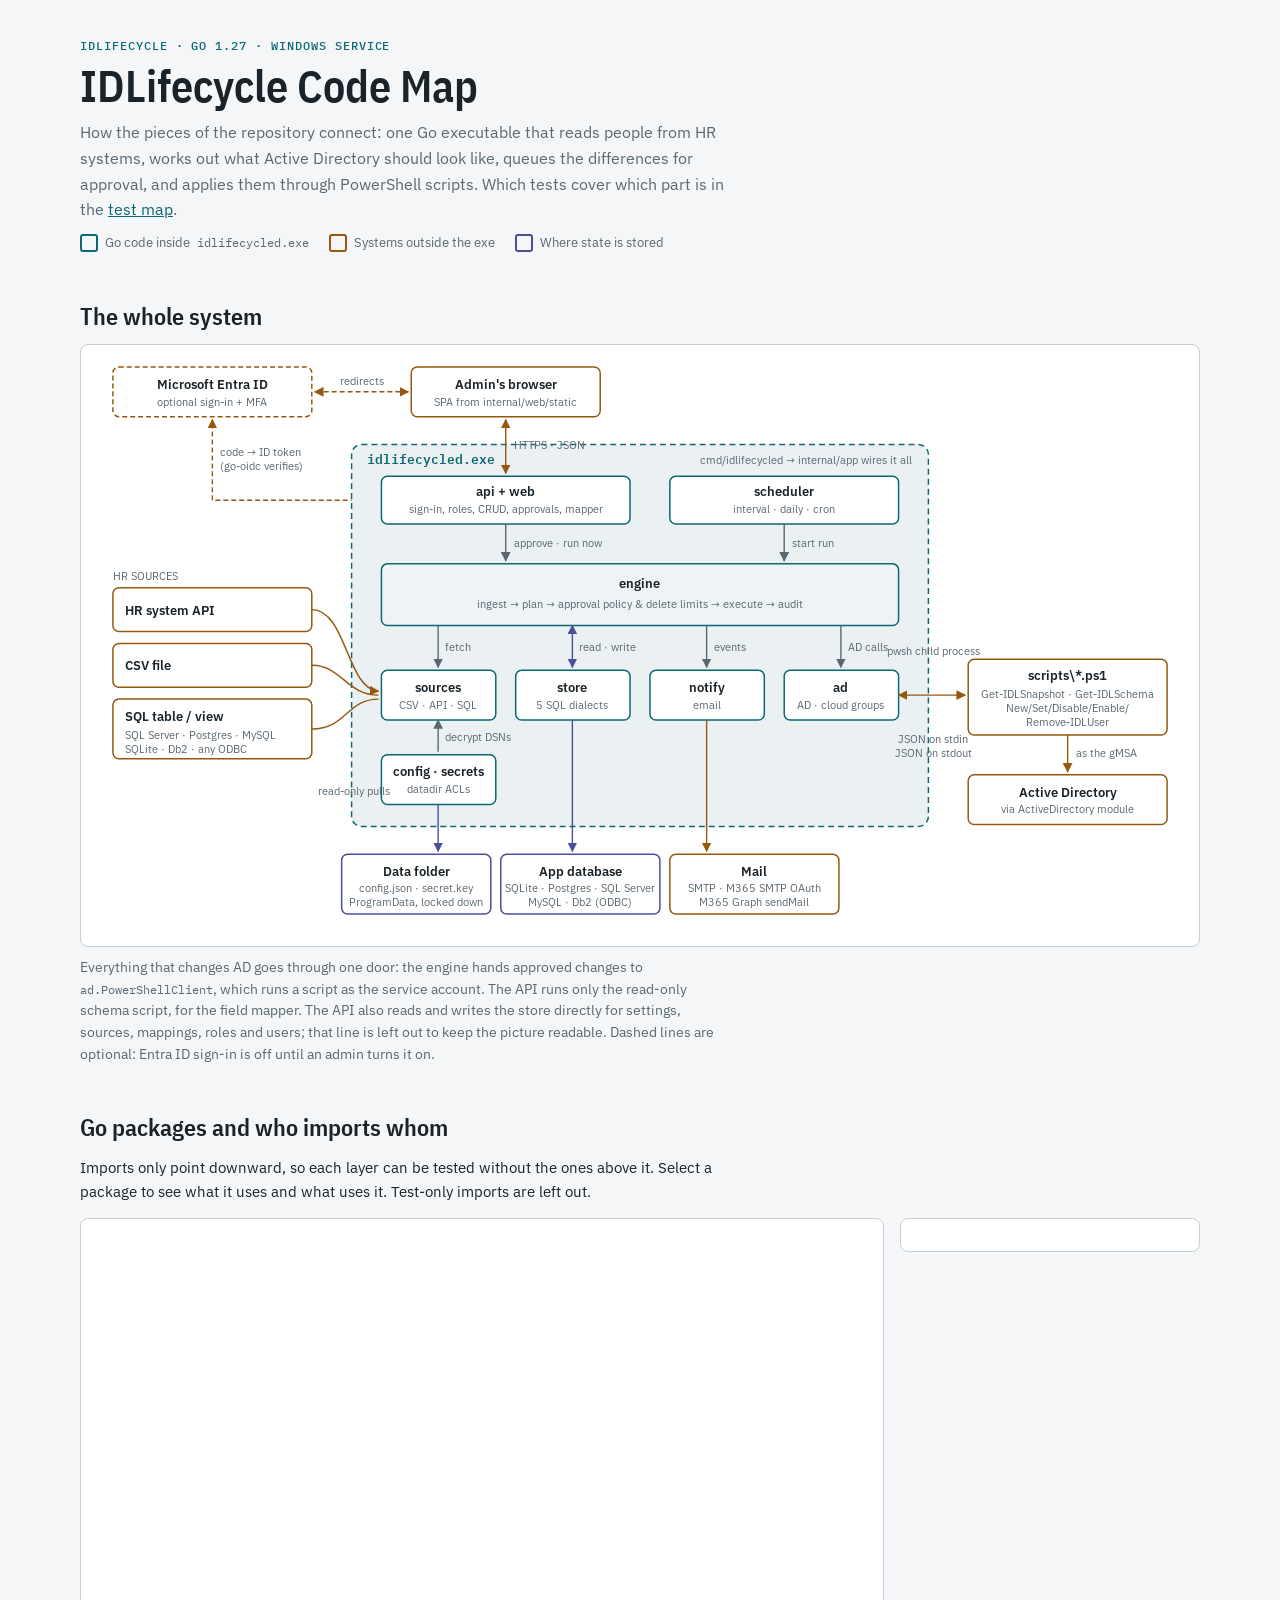
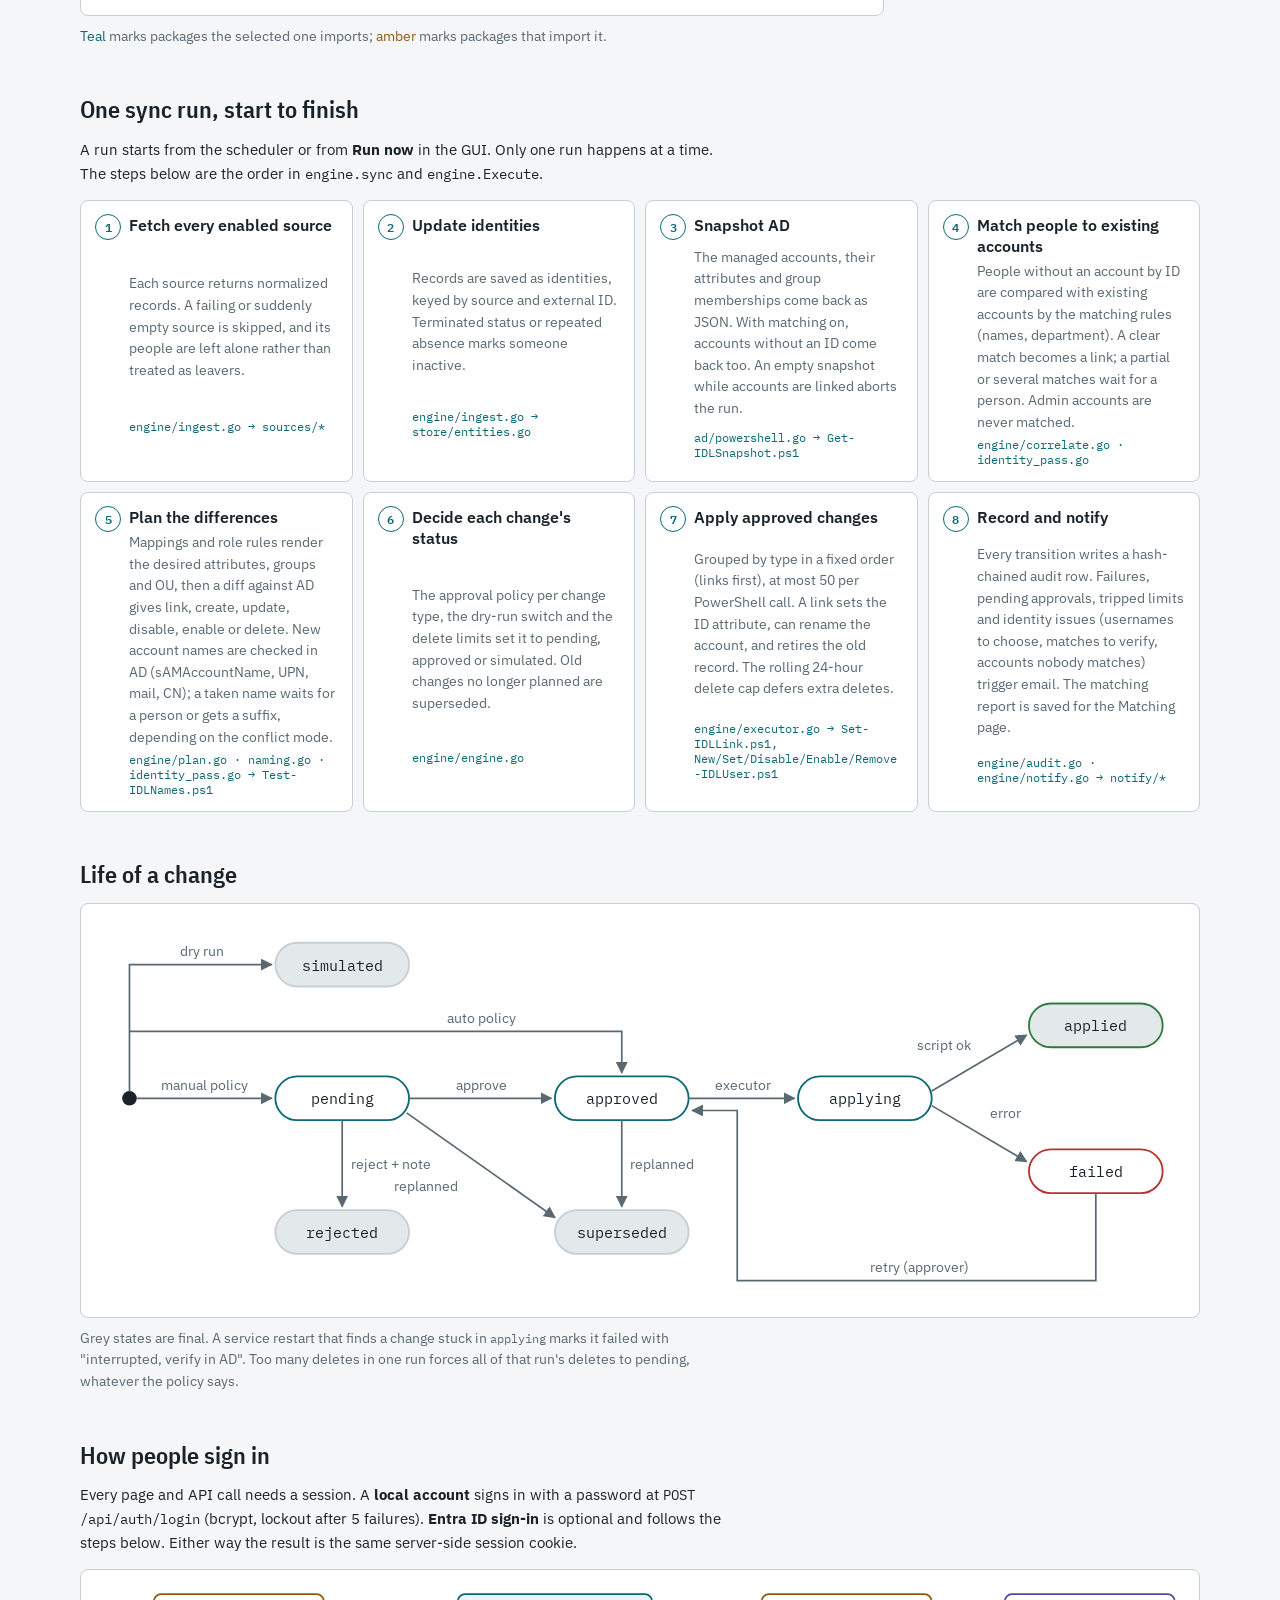
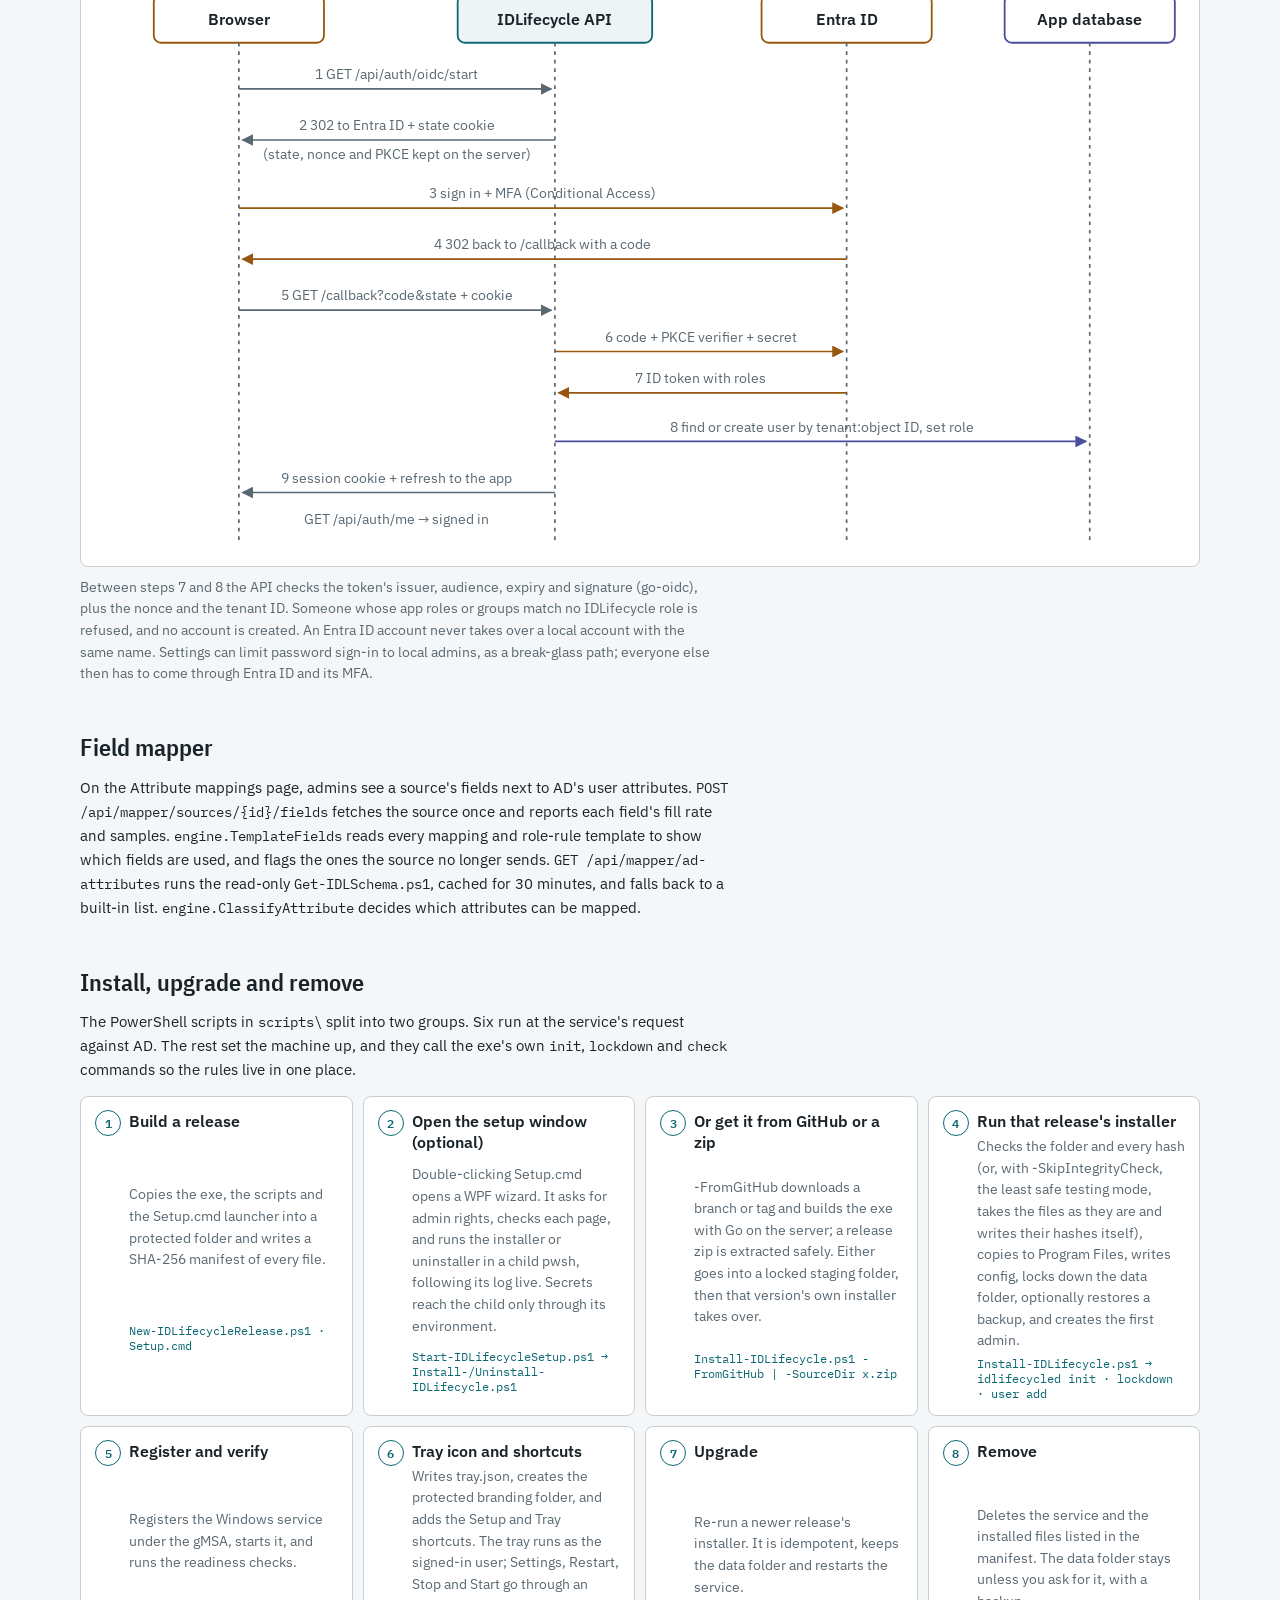
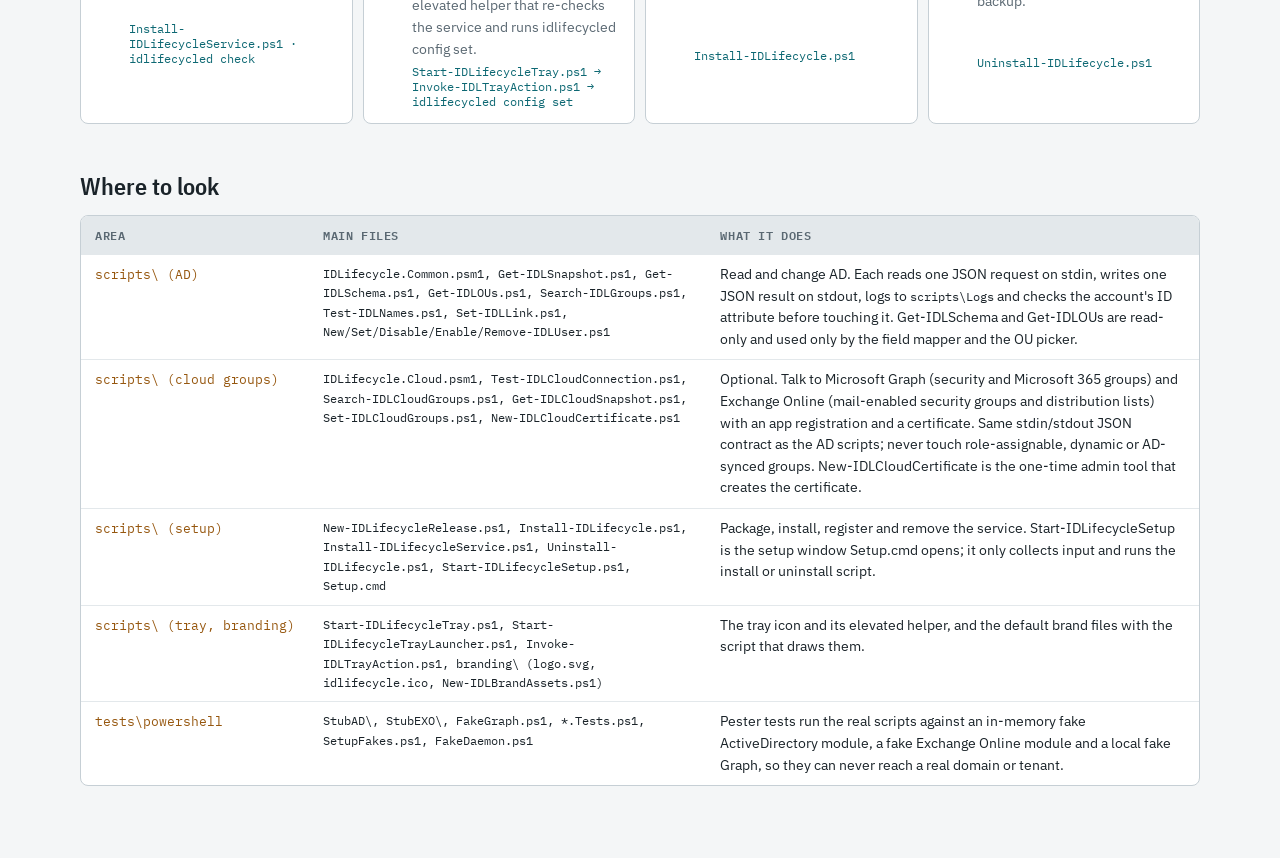
<file: docs/CODEMAP.html>
<!doctype html>
<html lang="en">
<meta charset="utf-8">
<meta name="viewport" content="width=device-width, initial-scale=1">
<title>IDLifecycle Code Map</title>
<link rel="preconnect" href="https://fonts.googleapis.com">
<link rel="stylesheet" href="https://fonts.googleapis.com/css2?family=IBM+Plex+Mono:wght@400;500&family=IBM+Plex+Sans+Condensed:wght@500;600&family=IBM+Plex+Sans:wght@400;500;600&display=swap">
<style>
/* Layout: one reading column; each section is a figure with a caption, widest drawings scroll inside their own frame. */
:root {
  --bg: #f4f6f7; --surface: #ffffff; --fg: #1a2329; --muted: #5a6872; --line: #c6cfd5; --faint: #e3e8eb;
  --core: #0d6873;      /* code inside idlifecycled.exe */
  --ext: #96570f;       /* systems outside the exe: HR, AD, mail, browser */
  --data: #4b4f9b;      /* where state lives: databases, files */
  --ok: #2d7a3e; --bad: #b3362b;
  --display: "IBM Plex Sans Condensed", "Arial Narrow", system-ui, sans-serif;
  --body: "IBM Plex Sans", "Segoe UI", system-ui, sans-serif;
  --mono: "IBM Plex Mono", Consolas, "Courier New", monospace;
}
@media (prefers-color-scheme: dark) { :root:not([data-theme="light"]) {
  --bg: #11171b; --surface: #19222a; --fg: #e2e8ec; --muted: #94a2ad; --line: #34424d; --faint: #222d35;
  --core: #5ec3cc; --ext: #e2a656; --data: #a4a8f2; --ok: #6cc47f; --bad: #f08a7f; color-scheme: dark } }
:root[data-theme="dark"] {
  --bg: #11171b; --surface: #19222a; --fg: #e2e8ec; --muted: #94a2ad; --line: #34424d; --faint: #222d35;
  --core: #5ec3cc; --ext: #e2a656; --data: #a4a8f2; --ok: #6cc47f; --bad: #f08a7f; color-scheme: dark }

body { background: var(--bg); color: var(--fg); font: 15px/1.6 var(--body); }
.wrap { max-width: 1120px; margin: 0 auto; padding-block: 32px 64px;
  padding-left: max(16px, env(safe-area-inset-left, 0px)); padding-right: max(16px, env(safe-area-inset-right, 0px));
  display: grid; gap: 48px; }
header { display: grid; gap: 10px; max-width: 72ch; }
.eyebrow { font: 500 12px/1 var(--mono); letter-spacing: .08em; text-transform: uppercase; color: var(--core); }
h1 { font: 600 clamp(30px, 5vw, 44px)/1.1 var(--display); margin: 0; text-wrap: balance; }
h2 { font: 600 24px/1.2 var(--display); margin: 0; text-wrap: balance; }
h3 { font: 600 16px/1.3 var(--body); margin: 0; }
p { margin: 0; }
.lede { color: var(--muted); font-size: 16px; }
section { display: grid; gap: 14px; min-width: 0; }
section > p { max-width: 72ch; }
code, .mono { font-family: var(--mono); font-size: .9em; }
.key { display: flex; flex-wrap: wrap; gap: 8px 20px; font-size: 13px; color: var(--muted); }
.key span { display: inline-flex; align-items: center; gap: 7px; }
.key i { width: 14px; height: 14px; border-radius: 3px; border: 2px solid; display: inline-block; }

figure { margin: 0; display: grid; gap: 10px; min-width: 0; }
.frame { background: var(--surface); border: 1px solid var(--line); border-radius: 8px; overflow-x: auto; padding: 12px; }
.frame svg { display: block; width: 100%; height: auto; min-width: 760px; }
figcaption { color: var(--muted); font-size: 13.5px; max-width: 80ch; }

/* SVG vocabulary, all from tokens */
svg text { fill: var(--fg); font: 12.5px var(--body); }
svg .t-title { font: 600 13.5px var(--body); }
svg .t-mono { font: 12px var(--mono); }
svg .t-sub { fill: var(--muted); font-size: 11.5px; }
svg .t-edge { fill: var(--muted); font-size: 11.5px; }
svg .t-frame { fill: var(--core); font: 600 13px var(--mono); }
svg .box { fill: var(--surface); stroke: var(--line); stroke-width: 1.5; }
svg .core { stroke: var(--core); }
svg .ext { stroke: var(--ext); }
svg .data { stroke: var(--data); }
svg .tint-core { fill: color-mix(in srgb, var(--core) 7%, var(--surface)); }
svg .exe { fill: color-mix(in srgb, var(--core) 4%, var(--bg)); stroke: var(--core); stroke-width: 1.5; stroke-dasharray: 6 4; }
svg .edge { fill: none; stroke: var(--muted); stroke-width: 1.4; }
svg .edge.ext { stroke: var(--ext); }
svg .edge.data { stroke: var(--data); }
svg .arrow { fill: var(--muted); }
svg .arrow-ext { fill: var(--ext); }
svg .arrow-data { fill: var(--data); }
svg .terminal { fill: var(--faint); stroke: var(--line); }
svg .st-ok { stroke: var(--ok); }
svg .st-bad { stroke: var(--bad); }
svg .dot { fill: var(--fg); }

/* package graph */
.pkg-layout { display: grid; grid-template-columns: minmax(0, 1fr) 300px; gap: 16px; align-items: start; }
@media (max-width: 900px) { .pkg-layout { grid-template-columns: minmax(0, 1fr); } }
#pkg svg { min-width: 700px; }
#pkg .node { cursor: pointer; }
#pkg .node rect { fill: var(--surface); stroke: var(--line); stroke-width: 1.5; transition: stroke .15s, fill .15s; }
#pkg .node:focus { outline: none; }
#pkg .node:focus-visible rect { stroke-width: 3; }
#pkg .node.sel rect { stroke: var(--core); stroke-width: 2.5; fill: color-mix(in srgb, var(--core) 12%, var(--surface)); }
#pkg .node.uses rect { stroke: var(--core); }
#pkg .node.usedby rect { stroke: var(--ext); }
#pkg .node.dim { opacity: .35; }
#pkg .pe { fill: none; stroke: var(--line); stroke-width: 1.2; transition: stroke .15s, opacity .15s; }
#pkg .pe.uses { stroke: var(--core); stroke-width: 2; }
#pkg .pe.usedby { stroke: var(--ext); stroke-width: 2; }
#pkg .pe.dim { opacity: .2; }
#pkg .layer { fill: var(--muted); font: 500 11px var(--mono); letter-spacing: .06em; text-transform: uppercase; }
.panel { background: var(--surface); border: 1px solid var(--line); border-radius: 8px; padding: 16px; display: grid; gap: 10px; min-width: 0; }
.panel h3 { font-family: var(--mono); font-weight: 500; color: var(--core); }
.panel .files { font: 12.5px/1.5 var(--mono); color: var(--muted); overflow-wrap: anywhere; }
.panel dl { margin: 0; display: grid; grid-template-columns: auto 1fr; gap: 4px 10px; font-size: 13px; }
.panel dt { color: var(--muted); }
.panel dd { margin: 0; font-family: var(--mono); font-size: 12.5px; overflow-wrap: anywhere; }
.panel .u { color: var(--core); } .panel .b { color: var(--ext); }

/* step sequences */
ol.steps { list-style: none; margin: 0; padding: 0; display: grid; gap: 10px;
  grid-template-columns: repeat(auto-fit, minmax(240px, 1fr)); counter-reset: s; }
ol.steps li { counter-increment: s; background: var(--surface); border: 1px solid var(--line); border-radius: 8px;
  padding: 14px 14px 14px 48px; position: relative; display: grid; gap: 4px; min-width: 0; }
ol.steps li::before { content: counter(s); position: absolute; left: 14px; top: 13px; width: 24px; height: 24px; border-radius: 50%;
  display: grid; place-items: center; font: 600 12px var(--mono); color: var(--core); border: 1.5px solid var(--core); }
ol.steps li p { font-size: 13.5px; color: var(--muted); }
ol.steps li .where { font: 12px var(--mono); color: var(--core); overflow-wrap: anywhere; }

/* reference table */
.tablewrap { overflow-x: auto; background: var(--surface); border: 1px solid var(--line); border-radius: 8px; }
table { border-collapse: collapse; width: 100%; min-width: 640px; font-size: 13.5px; }
th, td { text-align: left; padding: 9px 14px; border-bottom: 1px solid var(--faint); vertical-align: top; }
th { font: 600 12px var(--mono); letter-spacing: .05em; text-transform: uppercase; color: var(--muted); background: var(--faint); }
td:first-child { font-family: var(--mono); font-size: 12.5px; white-space: nowrap; color: var(--core); }
td.ps { color: var(--ext); }
tr:last-child td { border-bottom: 0; }
@media (prefers-reduced-motion: reduce) { * { transition: none !important; } }
</style>

<div class="wrap">
<header>
  <div class="eyebrow">idlifecycle · Go 1.27 · Windows service</div>
  <h1>IDLifecycle Code Map</h1>
  <p class="lede">How the pieces of the repository connect: one Go executable that reads people from HR systems, works out what Active Directory should look like, queues the differences for approval, and applies them through PowerShell scripts. Which tests cover which part is in the <a href="TESTMAP.html" style="color:var(--core)">test map</a>.</p>
  <div class="key">
    <span><i style="border-color:var(--core)"></i>Go code inside <code>idlifecycled.exe</code></span>
    <span><i style="border-color:var(--ext)"></i>Systems outside the exe</span>
    <span><i style="border-color:var(--data)"></i>Where state is stored</span>
  </div>
</header>

<section>
  <h2>The whole system</h2>
  <figure>
    <div class="frame">
    <svg viewBox="0 0 1100 580" role="img" aria-label="HR sources feed the sources package; the engine plans changes, stores them in the app database, and applies approved changes by running PowerShell scripts against Active Directory. Admins use the browser GUI through the API, and email notifications go out through notify.">
      <defs>
        <marker id="a1" viewBox="0 0 10 10" refX="9" refY="5" markerWidth="7" markerHeight="7" orient="auto-start-reverse"><path d="M0 0L10 5L0 10z" class="arrow"/></marker>
        <marker id="a1e" viewBox="0 0 10 10" refX="9" refY="5" markerWidth="7" markerHeight="7" orient="auto-start-reverse"><path d="M0 0L10 5L0 10z" class="arrow-ext"/></marker>
        <marker id="a1d" viewBox="0 0 10 10" refX="9" refY="5" markerWidth="7" markerHeight="7" orient="auto-start-reverse"><path d="M0 0L10 5L0 10z" class="arrow-data"/></marker>
      </defs>

      <!-- outside: browser -->
      <rect class="box ext" x="320" y="10" width="190" height="50" rx="6"/>
      <text class="t-title" x="415" y="32" text-anchor="middle">Admin's browser</text>
      <text class="t-sub" x="415" y="49" text-anchor="middle">SPA from internal/web/static</text>

      <!-- outside: Entra ID (optional sign-in) -->
      <rect class="box ext" x="20" y="10" width="200" height="50" rx="6" stroke-dasharray="5 3"/>
      <text class="t-title" x="120" y="32" text-anchor="middle">Microsoft Entra ID</text>
      <text class="t-sub" x="120" y="49" text-anchor="middle">optional sign-in + MFA</text>
      <path class="edge ext" d="M317 35H223" marker-start="url(#a1e)" marker-end="url(#a1e)" stroke-dasharray="5 3"/>
      <text class="t-edge" x="270" y="28" text-anchor="middle">redirects</text>
      <path class="edge ext" d="M288 144H120V63" marker-end="url(#a1e)" stroke-dasharray="5 3"/>
      <text class="t-edge" x="128" y="100">code → ID token</text>
      <text class="t-edge" x="128" y="114">(go-oidc verifies)</text>

      <!-- exe frame -->
      <rect class="exe" x="260" y="88" width="580" height="384" rx="10"/>
      <text class="t-frame" x="276" y="108">idlifecycled.exe</text>
      <text class="t-sub" x="824" y="108" text-anchor="end">cmd/idlifecycled → internal/app wires it all</text>

      <!-- row A -->
      <rect class="box core" x="290" y="120" width="250" height="48" rx="6"/>
      <text class="t-title" x="415" y="140" text-anchor="middle">api + web</text>
      <text class="t-sub" x="415" y="157" text-anchor="middle">sign-in, roles, CRUD, approvals, mapper</text>
      <rect class="box core" x="580" y="120" width="230" height="48" rx="6"/>
      <text class="t-title" x="695" y="140" text-anchor="middle">scheduler</text>
      <text class="t-sub" x="695" y="157" text-anchor="middle">interval · daily · cron</text>

      <!-- row B -->
      <rect class="box core tint-core" x="290" y="208" width="520" height="62" rx="6"/>
      <text class="t-title" x="550" y="232" text-anchor="middle">engine</text>
      <text class="t-sub" x="550" y="252" text-anchor="middle">ingest → plan → approval policy &amp; delete limits → execute → audit</text>

      <!-- row C -->
      <rect class="box core" x="290" y="315" width="115" height="50" rx="6"/>
      <text class="t-title" x="347" y="337" text-anchor="middle">sources</text>
      <text class="t-sub" x="347" y="354" text-anchor="middle">CSV · API · SQL</text>
      <rect class="box core" x="425" y="315" width="115" height="50" rx="6"/>
      <text class="t-title" x="482" y="337" text-anchor="middle">store</text>
      <text class="t-sub" x="482" y="354" text-anchor="middle">5 SQL dialects</text>
      <rect class="box core" x="560" y="315" width="115" height="50" rx="6"/>
      <text class="t-title" x="617" y="337" text-anchor="middle">notify</text>
      <text class="t-sub" x="617" y="354" text-anchor="middle">email</text>
      <rect class="box core" x="695" y="315" width="115" height="50" rx="6"/>
      <text class="t-title" x="752" y="337" text-anchor="middle">ad</text>
      <text class="t-sub" x="752" y="354" text-anchor="middle">AD · cloud groups</text>

      <!-- row D -->
      <rect class="box core" x="290" y="400" width="115" height="50" rx="6"/>
      <text class="t-title" x="347" y="421" text-anchor="middle">config · secrets</text>
      <text class="t-sub" x="347" y="438" text-anchor="middle">datadir ACLs</text>

      <!-- arrows inside -->
      <path class="edge" d="M415 168V205" marker-end="url(#a1)"/>
      <text class="t-edge" x="423" y="191">approve · run now</text>
      <path class="edge" d="M695 168V205" marker-end="url(#a1)"/>
      <text class="t-edge" x="703" y="191">start run</text>
      <path class="edge" d="M347 270V312" marker-end="url(#a1)"/>
      <text class="t-edge" x="354" y="296">fetch</text>
      <path class="edge data" d="M482 270V312" marker-start="url(#a1d)" marker-end="url(#a1d)"/>
      <text class="t-edge" x="489" y="296">read · write</text>
      <path class="edge" d="M617 270V312" marker-end="url(#a1)"/>
      <text class="t-edge" x="624" y="296">events</text>
      <path class="edge" d="M752 270V312" marker-end="url(#a1)"/>
      <text class="t-edge" x="759" y="296">AD calls</text>
      <path class="edge" d="M347 365V397" marker-start="url(#a1)"/>
      <text class="t-edge" x="354" y="386">decrypt DSNs</text>

      <!-- outside left: HR sources -->
      <text class="t-sub" x="20" y="224">HR SOURCES</text>
      <rect class="box ext" x="20" y="232" width="200" height="44" rx="6"/>
      <text class="t-title" x="32" y="259">HR system API</text>
      <rect class="box ext" x="20" y="288" width="200" height="44" rx="6"/>
      <text class="t-title" x="32" y="315">CSV file</text>
      <rect class="box ext" x="20" y="344" width="200" height="60" rx="6"/>
      <text class="t-title" x="32" y="366">SQL table / view</text>
      <text class="t-sub" x="32" y="384">SQL Server · Postgres · MySQL</text>
      <text class="t-sub" x="32" y="398">SQLite · Db2 · any ODBC</text>
      <path class="edge ext" d="M220 254C255 254 255 334 287 336" marker-end="url(#a1e)"/>
      <path class="edge ext" d="M220 310C250 310 255 340 287 340"/>
      <path class="edge ext" d="M220 374C255 374 255 344 287 344"/>
      <text class="t-edge" x="226" y="440">read-only pulls</text>

      <!-- browser <-> api -->
      <path class="edge ext" d="M415 63V117" marker-start="url(#a1e)" marker-end="url(#a1e)"/>
      <text class="t-edge" x="423" y="93">HTTPS · JSON</text>

      <!-- outside right: powershell + AD -->
      <rect class="box ext" x="880" y="304" width="200" height="76" rx="6"/>
      <text class="t-title" x="980" y="325" text-anchor="middle">scripts\*.ps1</text>
      <text class="t-sub" x="980" y="343" text-anchor="middle">Get-IDLSnapshot · Get-IDLSchema</text>
      <text class="t-sub" x="980" y="357" text-anchor="middle">New/Set/Disable/Enable/</text>
      <text class="t-sub" x="980" y="371" text-anchor="middle">Remove-IDLUser</text>
      <rect class="box ext" x="880" y="420" width="200" height="50" rx="6"/>
      <text class="t-title" x="980" y="442" text-anchor="middle">Active Directory</text>
      <text class="t-sub" x="980" y="459" text-anchor="middle">via ActiveDirectory module</text>
      <path class="edge ext" d="M810 340H877" marker-start="url(#a1e)" marker-end="url(#a1e)"/>
      <text class="t-edge" x="845" y="300" text-anchor="middle">pwsh child process</text>
      <text class="t-edge" x="845" y="388" text-anchor="middle">JSON on stdin</text>
      <text class="t-edge" x="845" y="402" text-anchor="middle">JSON on stdout</text>
      <path class="edge ext" d="M980 380V417" marker-end="url(#a1e)"/>
      <text class="t-edge" x="988" y="402">as the gMSA</text>

      <!-- below: storage + mail -->
      <rect class="box data" x="250" y="500" width="150" height="60" rx="6"/>
      <text class="t-title" x="325" y="522" text-anchor="middle">Data folder</text>
      <text class="t-sub" x="325" y="538" text-anchor="middle">config.json · secret.key</text>
      <text class="t-sub" x="325" y="552" text-anchor="middle">ProgramData, locked down</text>
      <path class="edge data" d="M347 450V497" marker-end="url(#a1d)"/>
      <rect class="box data" x="410" y="500" width="160" height="60" rx="6"/>
      <text class="t-title" x="490" y="522" text-anchor="middle">App database</text>
      <text class="t-sub" x="490" y="538" text-anchor="middle">SQLite · Postgres · SQL Server</text>
      <text class="t-sub" x="490" y="552" text-anchor="middle">MySQL · Db2 (ODBC)</text>
      <path class="edge data" d="M482 365V497" marker-end="url(#a1d)"/>
      <rect class="box ext" x="560" y="500" width="170" height="60" rx="6" transform="translate(20 0)"/>
      <text class="t-title" x="665" y="522" text-anchor="middle">Mail</text>
      <text class="t-sub" x="665" y="538" text-anchor="middle">SMTP · M365 SMTP OAuth</text>
      <text class="t-sub" x="665" y="552" text-anchor="middle">M365 Graph sendMail</text>
      <path class="edge ext" d="M617 365V497" marker-end="url(#a1e)"/>
    </svg>
    </div>
    <figcaption>Everything that changes AD goes through one door: the engine hands approved changes to <code>ad.PowerShellClient</code>, which runs a script as the service account. The API runs only the read-only schema script, for the field mapper. The API also reads and writes the store directly for settings, sources, mappings, roles and users; that line is left out to keep the picture readable. Dashed lines are optional: Entra ID sign-in is off until an admin turns it on.</figcaption>
  </figure>
</section>

<section>
  <h2>Go packages and who imports whom</h2>
  <p>Imports only point downward, so each layer can be tested without the ones above it. Select a package to see what it uses and what uses it. Test-only imports are left out.</p>
  <div class="pkg-layout">
    <figure>
      <div class="frame" id="pkg">
        <svg viewBox="0 0 900 430" role="img" aria-label="Package import graph in six layers: cmd, then app, then api and scheduler, then engine and backup, then ad, sources, store and notify, then the leaf packages model, config, connstr, secrets, datadir and web.">
          <g id="pkg-edges"></g>
          <g id="pkg-nodes"></g>
        </svg>
      </div>
      <figcaption><span style="color:var(--core)">Teal</span> marks packages the selected one imports; <span style="color:var(--ext)">amber</span> marks packages that import it.</figcaption>
    </figure>
    <aside class="panel" id="panel" aria-live="polite"></aside>
  </div>
</section>

<section>
  <h2>One sync run, start to finish</h2>
  <p>A run starts from the scheduler or from <strong>Run now</strong> in the GUI. Only one run happens at a time. The steps below are the order in <code>engine.sync</code> and <code>engine.Execute</code>.</p>
  <ol class="steps">
    <li><h3>Fetch every enabled source</h3><p>Each source returns normalized records. A failing or suddenly empty source is skipped, and its people are left alone rather than treated as leavers.</p><span class="where">engine/ingest.go → sources/*</span></li>
    <li><h3>Update identities</h3><p>Records are saved as identities, keyed by source and external ID. Terminated status or repeated absence marks someone inactive.</p><span class="where">engine/ingest.go → store/entities.go</span></li>
    <li><h3>Snapshot AD</h3><p>The managed accounts, their attributes and group memberships come back as JSON. With matching on, accounts without an ID come back too. An empty snapshot while accounts are linked aborts the run.</p><span class="where">ad/powershell.go → Get-IDLSnapshot.ps1</span></li>
    <li><h3>Match people to existing accounts</h3><p>People without an account by ID are compared with existing accounts by the matching rules (names, department). A clear match becomes a link; a partial or several matches wait for a person. Admin accounts are never matched.</p><span class="where">engine/correlate.go · identity_pass.go</span></li>
    <li><h3>Plan the differences</h3><p>Mappings and role rules render the desired attributes, groups and OU, then a diff against AD gives link, create, update, disable, enable or delete. New account names are checked in AD (sAMAccountName, UPN, mail, CN); a taken name waits for a person or gets a suffix, depending on the conflict mode.</p><span class="where">engine/plan.go · naming.go · identity_pass.go → Test-IDLNames.ps1</span></li>
    <li><h3>Decide each change's status</h3><p>The approval policy per change type, the dry-run switch and the delete limits set it to pending, approved or simulated. Old changes no longer planned are superseded.</p><span class="where">engine/engine.go</span></li>
    <li><h3>Apply approved changes</h3><p>Grouped by type in a fixed order (links first), at most 50 per PowerShell call. A link sets the ID attribute, can rename the account, and retires the old record. The rolling 24-hour delete cap defers extra deletes.</p><span class="where">engine/executor.go → Set-IDLLink.ps1, New/Set/Disable/Enable/Remove-IDLUser.ps1</span></li>
    <li><h3>Record and notify</h3><p>Every transition writes a hash-chained audit row. Failures, pending approvals, tripped limits and identity issues (usernames to choose, matches to verify, accounts nobody matches) trigger email. The matching report is saved for the Matching page.</p><span class="where">engine/audit.go · engine/notify.go → notify/*</span></li>
  </ol>
</section>

<section>
  <h2>Life of a change</h2>
  <figure>
    <div class="frame">
    <svg viewBox="0 0 900 320" role="img" aria-label="Change state machine: new changes start pending, approved or simulated; pending can be approved, rejected or superseded; approved goes to applying or superseded; applying ends applied or failed; failed can be retried back to approved.">
      <defs>
        <marker id="a2" viewBox="0 0 10 10" refX="9" refY="5" markerWidth="7" markerHeight="7" orient="auto"><path d="M0 0L10 5L0 10z" class="arrow"/></marker>
      </defs>
      <circle class="dot" cx="30" cy="150" r="6"/>
      <!-- states -->
      <rect class="box terminal" x="150" y="22" width="110" height="36" rx="18"/><text x="205" y="45" text-anchor="middle" class="t-mono">simulated</text>
      <rect class="box core" x="150" y="132" width="110" height="36" rx="18"/><text x="205" y="155" text-anchor="middle" class="t-mono">pending</text>
      <rect class="box terminal" x="150" y="242" width="110" height="36" rx="18"/><text x="205" y="265" text-anchor="middle" class="t-mono">rejected</text>
      <rect class="box core" x="380" y="132" width="110" height="36" rx="18"/><text x="435" y="155" text-anchor="middle" class="t-mono">approved</text>
      <rect class="box terminal" x="380" y="242" width="110" height="36" rx="18"/><text x="435" y="265" text-anchor="middle" class="t-mono">superseded</text>
      <rect class="box core" x="580" y="132" width="110" height="36" rx="18"/><text x="635" y="155" text-anchor="middle" class="t-mono">applying</text>
      <rect class="box terminal st-ok" x="770" y="72" width="110" height="36" rx="18"/><text x="825" y="95" text-anchor="middle" class="t-mono">applied</text>
      <rect class="box core st-bad" x="770" y="192" width="110" height="36" rx="18"/><text x="825" y="215" text-anchor="middle" class="t-mono">failed</text>
      <!-- edges -->
      <path class="edge" d="M36 150H147" marker-end="url(#a2)"/><text class="t-edge" x="92" y="143" text-anchor="middle">manual policy</text>
      <path class="edge" d="M30 144V40H147" marker-end="url(#a2)"/><text class="t-edge" x="90" y="33" text-anchor="middle">dry run</text>
      <path class="edge" d="M30 95H435V129" marker-end="url(#a2)"/><text class="t-edge" x="320" y="88" text-anchor="middle">auto policy</text>
      <path class="edge" d="M260 150H377" marker-end="url(#a2)"/><text class="t-edge" x="320" y="143" text-anchor="middle">approve</text>
      <path class="edge" d="M205 168V239" marker-end="url(#a2)"/><text class="t-edge" x="212" y="208">reject + note</text>
      <path class="edge" d="M258 162L380 248" marker-end="url(#a2)"/><text class="t-edge" x="300" y="226" text-anchor="end">replanned</text>
      <path class="edge" d="M435 168V239" marker-end="url(#a2)"/><text class="t-edge" x="442" y="208">replanned</text>
      <path class="edge" d="M490 150H577" marker-end="url(#a2)"/><text class="t-edge" x="535" y="143" text-anchor="middle">executor</text>
      <path class="edge" d="M690 144L768 98" marker-end="url(#a2)"/><text class="t-edge" x="722" y="110" text-anchor="end">script ok</text>
      <path class="edge" d="M690 156L768 202" marker-end="url(#a2)"/><text class="t-edge" x="738" y="166">error</text>
      <path class="edge" d="M825 228V300H530V160H493" marker-end="url(#a2)"/><text class="t-edge" x="680" y="293" text-anchor="middle">retry (approver)</text>
    </svg>
    </div>
    <figcaption>Grey states are final. A service restart that finds a change stuck in <code>applying</code> marks it failed with "interrupted, verify in AD". Too many deletes in one run forces all of that run's deletes to pending, whatever the policy says.</figcaption>
  </figure>
</section>

<section>
  <h2>How people sign in</h2>
  <p>Every page and API call needs a session. A <strong>local account</strong> signs in with a password at <code>POST /api/auth/login</code> (bcrypt, lockout after 5 failures). <strong>Entra ID sign-in</strong> is optional and follows the steps below. Either way the result is the same server-side session cookie.</p>
  <figure>
    <div class="frame">
    <svg viewBox="0 0 900 470" role="img" aria-label="Entra ID sign-in sequence: the browser starts at IDLifecycle, is redirected to Entra ID for sign-in and MFA, returns with a code, IDLifecycle exchanges the code for an ID token, finds or creates the user from the token's tenant and object ID, and sets a session cookie.">
      <defs>
        <marker id="a3" viewBox="0 0 10 10" refX="9" refY="5" markerWidth="7" markerHeight="7" orient="auto"><path d="M0 0L10 5L0 10z" class="arrow"/></marker>
        <marker id="a3e" viewBox="0 0 10 10" refX="9" refY="5" markerWidth="7" markerHeight="7" orient="auto"><path d="M0 0L10 5L0 10z" class="arrow-ext"/></marker>
        <marker id="a3d" viewBox="0 0 10 10" refX="9" refY="5" markerWidth="7" markerHeight="7" orient="auto"><path d="M0 0L10 5L0 10z" class="arrow-data"/></marker>
      </defs>
      <!-- lifelines -->
      <rect class="box ext" x="50" y="10" width="140" height="40" rx="6"/><text class="t-title" x="120" y="35" text-anchor="middle">Browser</text>
      <rect class="box core tint-core" x="300" y="10" width="160" height="40" rx="6"/><text class="t-title" x="380" y="35" text-anchor="middle">IDLifecycle API</text>
      <rect class="box ext" x="550" y="10" width="140" height="40" rx="6"/><text class="t-title" x="620" y="35" text-anchor="middle">Entra ID</text>
      <rect class="box data" x="750" y="10" width="140" height="40" rx="6"/><text class="t-title" x="820" y="35" text-anchor="middle">App database</text>
      <line class="edge" x1="120" y1="50" x2="120" y2="460" stroke-dasharray="3 4"/>
      <line class="edge" x1="380" y1="50" x2="380" y2="460" stroke-dasharray="3 4"/>
      <line class="edge" x1="620" y1="50" x2="620" y2="460" stroke-dasharray="3 4"/>
      <line class="edge" x1="820" y1="50" x2="820" y2="460" stroke-dasharray="3 4"/>
      <!-- messages -->
      <text class="t-edge" x="250" y="80" text-anchor="middle">1  GET /api/auth/oidc/start</text>
      <path class="edge" d="M120 88H377" marker-end="url(#a3)"/>
      <text class="t-edge" x="250" y="122" text-anchor="middle">2  302 to Entra ID + state cookie</text>
      <path class="edge" d="M380 130H123" marker-end="url(#a3)"/>
      <text class="t-edge" x="250" y="146" text-anchor="middle">(state, nonce and PKCE kept on the server)</text>
      <text class="t-edge" x="370" y="178" text-anchor="middle">3  sign in + MFA (Conditional Access)</text>
      <path class="edge ext" d="M120 186H617" marker-end="url(#a3e)"/>
      <text class="t-edge" x="370" y="220" text-anchor="middle">4  302 back to /callback with a code</text>
      <path class="edge ext" d="M620 228H123" marker-end="url(#a3e)"/>
      <text class="t-edge" x="250" y="262" text-anchor="middle">5  GET /callback?code&amp;state + cookie</text>
      <path class="edge" d="M120 270H377" marker-end="url(#a3)"/>
      <text class="t-edge" x="500" y="296" text-anchor="middle">6  code + PKCE verifier + secret</text>
      <path class="edge ext" d="M380 304H617" marker-end="url(#a3e)"/>
      <text class="t-edge" x="500" y="330" text-anchor="middle">7  ID token with roles</text>
      <path class="edge ext" d="M620 338H383" marker-end="url(#a3e)"/>
      <text class="t-edge" x="600" y="370" text-anchor="middle">8  find or create user by tenant:object ID, set role</text>
      <path class="edge data" d="M380 378H817" marker-end="url(#a3d)"/>
      <text class="t-edge" x="250" y="412" text-anchor="middle">9  session cookie + refresh to the app</text>
      <path class="edge" d="M380 420H123" marker-end="url(#a3)"/>
      <text class="t-edge" x="250" y="446" text-anchor="middle">GET /api/auth/me → signed in</text>
    </svg>
    </div>
    <figcaption>Between steps 7 and 8 the API checks the token's issuer, audience, expiry and signature (go-oidc), plus the nonce and the tenant ID. Someone whose app roles or groups match no IDLifecycle role is refused, and no account is created. An Entra ID account never takes over a local account with the same name. Settings can limit password sign-in to local admins, as a break-glass path; everyone else then has to come through Entra ID and its MFA.</figcaption>
  </figure>
</section>

<section>
  <h2>Field mapper</h2>
  <p>On the Attribute mappings page, admins see a source's fields next to AD's user attributes. <code>POST /api/mapper/sources/{id}/fields</code> fetches the source once and reports each field's fill rate and samples. <code>engine.TemplateFields</code> reads every mapping and role-rule template to show which fields are used, and flags the ones the source no longer sends. <code>GET /api/mapper/ad-attributes</code> runs the read-only <code>Get-IDLSchema.ps1</code>, cached for 30 minutes, and falls back to a built-in list. <code>engine.ClassifyAttribute</code> decides which attributes can be mapped.</p>
</section>

<section>
  <h2>Install, upgrade and remove</h2>
  <p>The PowerShell scripts in <code>scripts\</code> split into two groups. Six run at the service's request against AD. The rest set the machine up, and they call the exe's own <code>init</code>, <code>lockdown</code> and <code>check</code> commands so the rules live in one place.</p>
  <ol class="steps">
    <li><h3>Build a release</h3><p>Copies the exe, the scripts and the Setup.cmd launcher into a protected folder and writes a SHA-256 manifest of every file.</p><span class="where">New-IDLifecycleRelease.ps1 · Setup.cmd</span></li>
    <li><h3>Open the setup window (optional)</h3><p>Double-clicking Setup.cmd opens a WPF wizard. It asks for admin rights, checks each page, and runs the installer or uninstaller in a child pwsh, following its log live. Secrets reach the child only through its environment.</p><span class="where">Start-IDLifecycleSetup.ps1 → Install-/Uninstall-IDLifecycle.ps1</span></li>
    <li><h3>Or get it from GitHub or a zip</h3><p>-FromGitHub downloads a branch or tag and builds the exe with Go on the server; a release zip is extracted safely. Either goes into a locked staging folder, then that version's own installer takes over.</p><span class="where">Install-IDLifecycle.ps1 -FromGitHub | -SourceDir x.zip</span></li>
    <li><h3>Run that release's installer</h3><p>Checks the folder and every hash (or, with -SkipIntegrityCheck, the least safe testing mode, takes the files as they are and writes their hashes itself), copies to Program Files, writes config, locks down the data folder, optionally restores a backup, and creates the first admin.</p><span class="where">Install-IDLifecycle.ps1 → idlifecycled init · lockdown · user add</span></li>
    <li><h3>Register and verify</h3><p>Registers the Windows service under the gMSA, starts it, and runs the readiness checks.</p><span class="where">Install-IDLifecycleService.ps1 · idlifecycled check</span></li>
    <li><h3>Tray icon and shortcuts</h3><p>Writes tray.json, creates the protected branding folder, and adds the Setup and Tray shortcuts. The tray runs as the signed-in user; Settings, Restart, Stop and Start go through an elevated helper that re-checks the service and runs idlifecycled config set.</p><span class="where">Start-IDLifecycleTray.ps1 → Invoke-IDLTrayAction.ps1 → idlifecycled config set</span></li>
    <li><h3>Upgrade</h3><p>Re-run a newer release's installer. It is idempotent, keeps the data folder and restarts the service.</p><span class="where">Install-IDLifecycle.ps1</span></li>
    <li><h3>Remove</h3><p>Deletes the service and the installed files listed in the manifest. The data folder stays unless you ask for it, with a backup.</p><span class="where">Uninstall-IDLifecycle.ps1</span></li>
  </ol>
</section>

<section>
  <h2>Where to look</h2>
  <div class="tablewrap">
  <table>
    <thead><tr><th>Area</th><th>Main files</th><th>What it does</th></tr></thead>
    <tbody id="ref"></tbody>
    <tbody>
      <tr><td class="ps">scripts\ (AD)</td><td class="mono">IDLifecycle.Common.psm1, Get-IDLSnapshot.ps1, Get-IDLSchema.ps1, Get-IDLOUs.ps1, Search-IDLGroups.ps1, Test-IDLNames.ps1, Set-IDLLink.ps1, New/Set/Disable/Enable/Remove-IDLUser.ps1</td><td>Read and change AD. Each reads one JSON request on stdin, writes one JSON result on stdout, logs to <code>scripts\Logs</code> and checks the account's ID attribute before touching it. Get-IDLSchema and Get-IDLOUs are read-only and used only by the field mapper and the OU picker.</td></tr>
      <tr><td class="ps">scripts\ (cloud groups)</td><td class="mono">IDLifecycle.Cloud.psm1, Test-IDLCloudConnection.ps1, Search-IDLCloudGroups.ps1, Get-IDLCloudSnapshot.ps1, Set-IDLCloudGroups.ps1, New-IDLCloudCertificate.ps1</td><td>Optional. Talk to Microsoft Graph (security and Microsoft 365 groups) and Exchange Online (mail-enabled security groups and distribution lists) with an app registration and a certificate. Same stdin/stdout JSON contract as the AD scripts; never touch role-assignable, dynamic or AD-synced groups. New-IDLCloudCertificate is the one-time admin tool that creates the certificate.</td></tr>
      <tr><td class="ps">scripts\ (setup)</td><td class="mono">New-IDLifecycleRelease.ps1, Install-IDLifecycle.ps1, Install-IDLifecycleService.ps1, Uninstall-IDLifecycle.ps1, Start-IDLifecycleSetup.ps1, Setup.cmd</td><td>Package, install, register and remove the service. Start-IDLifecycleSetup is the setup window Setup.cmd opens; it only collects input and runs the install or uninstall script.</td></tr>
      <tr><td class="ps">scripts\ (tray, branding)</td><td class="mono">Start-IDLifecycleTray.ps1, Start-IDLifecycleTrayLauncher.ps1, Invoke-IDLTrayAction.ps1, branding\ (logo.svg, idlifecycle.ico, New-IDLBrandAssets.ps1)</td><td>The tray icon and its elevated helper, and the default brand files with the script that draws them.</td></tr>
      <tr><td class="ps">tests\powershell</td><td class="mono">StubAD\, StubEXO\, FakeGraph.ps1, *.Tests.ps1, SetupFakes.ps1, FakeDaemon.ps1</td><td>Pester tests run the real scripts against an in-memory fake ActiveDirectory module, a fake Exchange Online module and a local fake Graph, so they can never reach a real domain or tenant.</td></tr>
    </tbody>
  </table>
  </div>
</section>
</div>

<script>
const P = {
  cmd:      { label: 'cmd/idlifecycled', layer: 0, x: 450, w: 170, files: 'main.go, check.go, service_windows.go',
              text: 'The executable. Commands: run (console), service (Windows SCM), init, lockdown, check, user list/add/passwd, backup, restore, version.' },
  app:      { label: 'app', layer: 1, x: 450, files: 'app.go',
              text: 'Wiring. Loads config, opens and migrates the store, checks the data folder ACL, builds the cipher, PowerShell client, engine, scheduler and HTTP server, then runs them, plus the scheduled-backup check every 15 minutes.' },
  api:      { label: 'api', layer: 2, x: 330, files: 'server.go, auth.go, oidc.go, oidc_settings.go, mapper.go, handlers.go, backups.go, placement.go, identity.go, undo.go, retention.go, history.go, audit_detail.go',
              text: 'HTTP JSON API. Local accounts with bcrypt, plus optional Entra ID sign-in (OIDC with PKCE, accounts created on first sign-in with roles from app roles). Sessions, CSRF header, lockout, viewer/approver/admin roles. CRUD for sources, mappings, roles, settings and users; approvals (with Change OU), runs, history search with CSV export, audit verify, test email; field mapper, OU list, placement values and backup endpoints; Set username, name checks, link choices, the matching report and the Add person (manual entry) endpoints. AD and Entra ID group search, the Microsoft 365 connection test (cloud.go) and the impact preview. Undo preview, request and approval with typed confirmation (undo.go); one person's history timeline (history.go); before/after detail with secrets masked for every console change (audit_detail.go).' },
  scheduler:{ label: 'scheduler', layer: 2, x: 570, files: 'scheduler.go',
              text: 'Works out the next run time from the schedule settings (interval, daily, cron, time zone) and starts an engine run. Reloads when settings change.' },
  engine:   { label: 'engine', layer: 3, x: 450, files: 'engine.go, ingest.go, plan.go, planall.go, conditions.go, cloud.go, preview_impact.go, naming.go, correlate.go, identity_pass.go, setname.go, placement.go, setou.go, roles.go, template.go, fields.go, attrclass.go, executor.go, undo.go, undo_items.go, undo_run.go, holds.go, manual.go, retention.go, retention_api.go, history.go, audit.go, notify.go, preview.go',
              text: 'The core. Fetches sources, updates identities, snapshots AD, plans changes from mappings and role rules, applies approval policy and delete limits, executes approved changes in chunks of 50, writes the audit chain and raises notification events. OU placement picks the OU by department (with a person’s choice, role rules and an unmapped hold), templates add regex helpers and an initial-password template, naming checks names in AD with a conflict mode (ask a person, number, random, template), and correlation links people to existing accounts (first rollout, contractor to employee, rehire) and writes the matching report. Role conditions cover comparisons, dates, nested ALL/ANY groups and templates; lifecycle groups add and remove groups by account state; cloud.go plans one Cloud groups change per person for Entra ID, Microsoft 365 and Exchange Online groups, matching each AD account to its synced Entra user; the impact preview plans everyone with the saved and an unsaved configuration on one AD snapshot and lists the differences without writing anything. For the field mapper, it also works out which source fields each template reads and which AD attributes can be mapped. Undo (undo.go) builds the inverse of one applied change from what the scripts recorded before acting, checks it with a dry run and applies it with a drift check; Undo works on a whole change, single items of it, or several changes of a run as a batch (undo_items.go, undo_run.go); holds.go keeps the planner from redoing what was undone; manual.go lets people set items or a whole person to Manual and records what IDLifecycle would have done; retention.go picks each leaver's retention policy (assigned, first matching rule, or Default), which sets the disabled OU, extra kept groups and when the account is deleted; history.go writes what happened to each person (first seen, HR record changes, inactive, state changes, account gone from AD).' },
  ad:       { label: 'ad', layer: 4, x: 180, files: 'types.go, powershell.go, schema.go, ous.go, names.go, groups.go, fake.go, fake_undo.go; internal/cloud: cloud.go, fake.go',
              text: 'The Client interface for AD. PowerShellClient runs the scripts with JSON on stdin and stdout; FakeClient is the in-memory version the engine tests use. schema.go reads the user-class schema through Get-IDLSchema.ps1 and holds the built-in attribute list; ous.go lists OUs for the picker through Get-IDLOUs.ps1; names.go checks names (Test-IDLNames.ps1) and links accounts (Set-IDLLink.ps1). The sibling package internal/cloud does the same for Entra ID, Microsoft 365 and Exchange Online groups through the cloud scripts (connection test, group search, snapshot, membership changes).' },
  sources:  { label: 'sources', layer: 4, x: 360, files: 'sources.go, csv.go, rest.go, httpclient.go, flatten.go, sql.go, sql_odbc_windows.go, manual.go, termination.go',
              text: 'The Source interface and registry, plus the CSV, SQL, manual-entry and generic HR system API (REST/JSON: API key, Basic, bearer or OAuth2; page, offset, cursor or next-link paging) sources; example_connector_test.go shows how to add a dedicated one. SQL covers SQL Server, Postgres, MySQL, SQLite, Db2 and generic ODBC, with query validation and a read-only transaction. The manual source serves people typed into the console (Add person) with a configurable form and end dates. termination.go reads a leaving date from any source (formats, days after, time zone).' },
  store:    { label: 'store', layer: 4, x: 540, files: 'store.go, migrate.go, entities.go, activity.go, people.go, backup.go, query.go, undo.go, retention.go, history.go, odbc_windows.go',
              text: 'All database access through database/sql, with a dialect layer for SQLite, Postgres, SQL Server, MySQL and Db2. Schema migrations (2: local or Entra ID sign-in; 3: an OU chosen per person; 4: merged records, link decisions, chosen names and manual people), every query, audit log append and search (query syntax parser), table export and import for backups. Migration 5 holds applied state and holds for undo (undo.go); migration 6 indexes the audit log by entity for one object's or person's history (history.go).' },
  backup:   { label: 'backup', layer: 3, x: 680, files: 'backup.go, files.go, run.go',
              text: 'Backups (.idlbak): every table as JSON lines, config.json and the master key in a tar, encrypted with a passphrase (scrypt, chunked AES-256-GCM bound to the header). Restores into any database driver in one transaction, puts the key in place, and runs the scheduled backups with pruning.' },
  notify:   { label: 'notify', layer: 4, x: 720, files: 'notify.go, smtp.go, oauth.go, config.go',
              text: 'Email. Generic SMTP (STARTTLS, TLS, none), M365 SMTP with OAuth2 XOAUTH2, and M365 Graph sendMail.' },
  model:    { label: 'model', layer: 5, x: 75, files: 'model.go, settings.go',
              text: 'Plain shared types: Settings (including sign-in, naming conflicts and correlation), User, Source, Identity, ManualPerson, link candidates, Mapping, RoleRule, Change, Run, Notification. Settings validation lives here too.' },
  config:   { label: 'config', layer: 5, x: 225, files: 'config.go, pathpolicy.go',
              text: 'Loads and validates config.json: listen address, TLS, database driver and DSN, PowerShell paths, data folder.' },
  connstr:  { label: 'connstr', layer: 5, x: 375, files: 'connstr.go, connect.go',
              text: 'Connection-string helpers: scrubbing passwords out of errors, ODBC value parsing, Db2 defaults, and a connect with a time limit.' },
  secrets:  { label: 'secrets', layer: 5, x: 525, files: 'secrets.go, secrets_windows.go',
              text: 'AES-GCM encryption for stored secrets (source DSNs, API keys, mail passwords). The key lives in secret.key, wrapped with DPAPI on Windows.' },
  datadir:  { label: 'datadir', layer: 5, x: 675, files: 'datadir.go, datadir_windows.go',
              text: 'Checks and locks down the data folder ACL and owner; checks that the program and scripts folders cannot be changed by non-admins.' },
  web:      { label: 'web', layer: 5, x: 825, files: 'web.go, branding.go, static/ (index.html, app.js, api.js, brand.js, branding/, undo.js, views/* incl. retention.js and leavers.js)',
              text: 'Embeds the browser app into the exe. branding.go serves the product name, logo and favicon from a trusted override folder (%ProgramData%\\IDLifecycle-Branding) or the built-in defaults; brand.js applies them. app.js is the shell and hash router, api.js wraps fetch with the CSRF token, views/ has one file per page (group-picker.js is the live AD and Entra ID / Microsoft 365 group search; impact.js is Preview changes; lifecycle.js is Lifecycle groups; login.js offers Sign in with Microsoft when it is enabled; mapper.js is the field mapper; placement.js is OU placement; audit.js is the History search; manual.js is Add person; matching.js is Matching; undo.js holds the undo request and approval dialogs; identities.js has Overview, History and Changes tabs).' },
};
const E = {
  cmd: ['ad','api','app','backup','config','datadir','model','secrets','store'],
  app: ['ad','api','backup','config','datadir','engine','notify','scheduler','secrets','sources','store','web'],
  api: ['ad','backup','config','engine','model','notify','secrets','sources','store'],
  backup: ['config','model','secrets','store'],
  scheduler: ['engine','model','store'],
  engine: ['ad','model','secrets','sources','store'],
  ad: ['model'], sources: ['connstr','model','secrets'], store: ['connstr','model'], notify: ['model','secrets'],
};
const LAYERS = ['entry', 'wiring', 'interfaces', 'core', 'adapters', 'leaves'];
const NS = 'http://www.w3.org/2000/svg', H = 38, Y0 = 18, DY = 70;
const el = (n, a) => { const e = document.createElementNS(NS, n); for (const k in a) e.setAttribute(k, a[k]); return e; };
const ny = id => Y0 + P[id].layer * DY;
const nw = id => P[id].w || 120;
const usedBy = id => Object.keys(E).filter(k => E[k].includes(id));

const gE = document.getElementById('pkg-edges'), gN = document.getElementById('pkg-nodes');
LAYERS.forEach((l, i) => { const t = el('text', { x: 6, y: Y0 + i * DY - 4, class: 'layer' }); t.textContent = l; gE.appendChild(t); });
const edges = [];
for (const from in E) for (const to of E[from]) {
  const x1 = P[from].x, y1 = ny(from) + H, x2 = P[to].x, y2 = ny(to), m = (y2 - y1) / 2;
  const p = el('path', { class: 'pe', d: `M${x1} ${y1}C${x1} ${y1 + m} ${x2} ${y2 - m} ${x2} ${y2}` });
  p.dataset.from = from; p.dataset.to = to; gE.appendChild(p); edges.push(p);
}
const nodes = {};
for (const id in P) {
  const g = el('g', { class: 'node', tabindex: 0, role: 'button', 'aria-label': P[id].label });
  g.appendChild(el('rect', { x: P[id].x - nw(id) / 2, y: ny(id), width: nw(id), height: H, rx: 6 }));
  const t = el('text', { x: P[id].x, y: ny(id) + 24, 'text-anchor': 'middle', class: 't-mono' }); t.textContent = P[id].label;
  g.appendChild(t);
  g.addEventListener('click', () => select(id));
  g.addEventListener('keydown', e => { if (e.key === 'Enter' || e.key === ' ') { e.preventDefault(); select(id); } });
  gN.appendChild(g); nodes[id] = g;
}
const panel = document.getElementById('panel');
function select(id) {
  const uses = E[id] || [], by = usedBy(id);
  for (const k in nodes) {
    nodes[k].classList.toggle('sel', k === id);
    nodes[k].classList.toggle('uses', uses.includes(k));
    nodes[k].classList.toggle('usedby', by.includes(k));
    nodes[k].classList.toggle('dim', k !== id && !uses.includes(k) && !by.includes(k));
  }
  for (const p of edges) {
    const u = p.dataset.from === id, b = p.dataset.to === id;
    p.classList.toggle('uses', u); p.classList.toggle('usedby', b); p.classList.toggle('dim', !u && !b);
    if (u || b) p.parentNode.appendChild(p);
  }
  const path = id === 'cmd' ? 'cmd/idlifecycled' : id === 'web' ? 'internal/web' : 'internal/' + id;
  panel.innerHTML = '';
  const h = document.createElement('h3'); h.textContent = path;
  const t = document.createElement('p'); t.textContent = P[id].text;
  const f = document.createElement('div'); f.className = 'files'; f.textContent = P[id].files;
  const dl = document.createElement('dl');
  dl.innerHTML = '<dt>uses</dt><dd class="u"></dd><dt>used by</dt><dd class="b"></dd>';
  dl.children[1].textContent = uses.join(', ') || 'nothing internal';
  dl.children[3].textContent = by.join(', ') || 'nothing (top level)';
  panel.append(h, t, f, dl);
}
select('engine');

const ref = document.getElementById('ref');
for (const id in P) {
  const tr = document.createElement('tr');
  const path = id === 'cmd' ? 'cmd/idlifecycled' : 'internal/' + id;
  [path, P[id].files, P[id].text].forEach((v, i) => { const td = document.createElement('td'); td.textContent = v; if (i === 1) td.className = 'mono'; tr.appendChild(td); });
  ref.appendChild(tr);
}
</script>
</file>
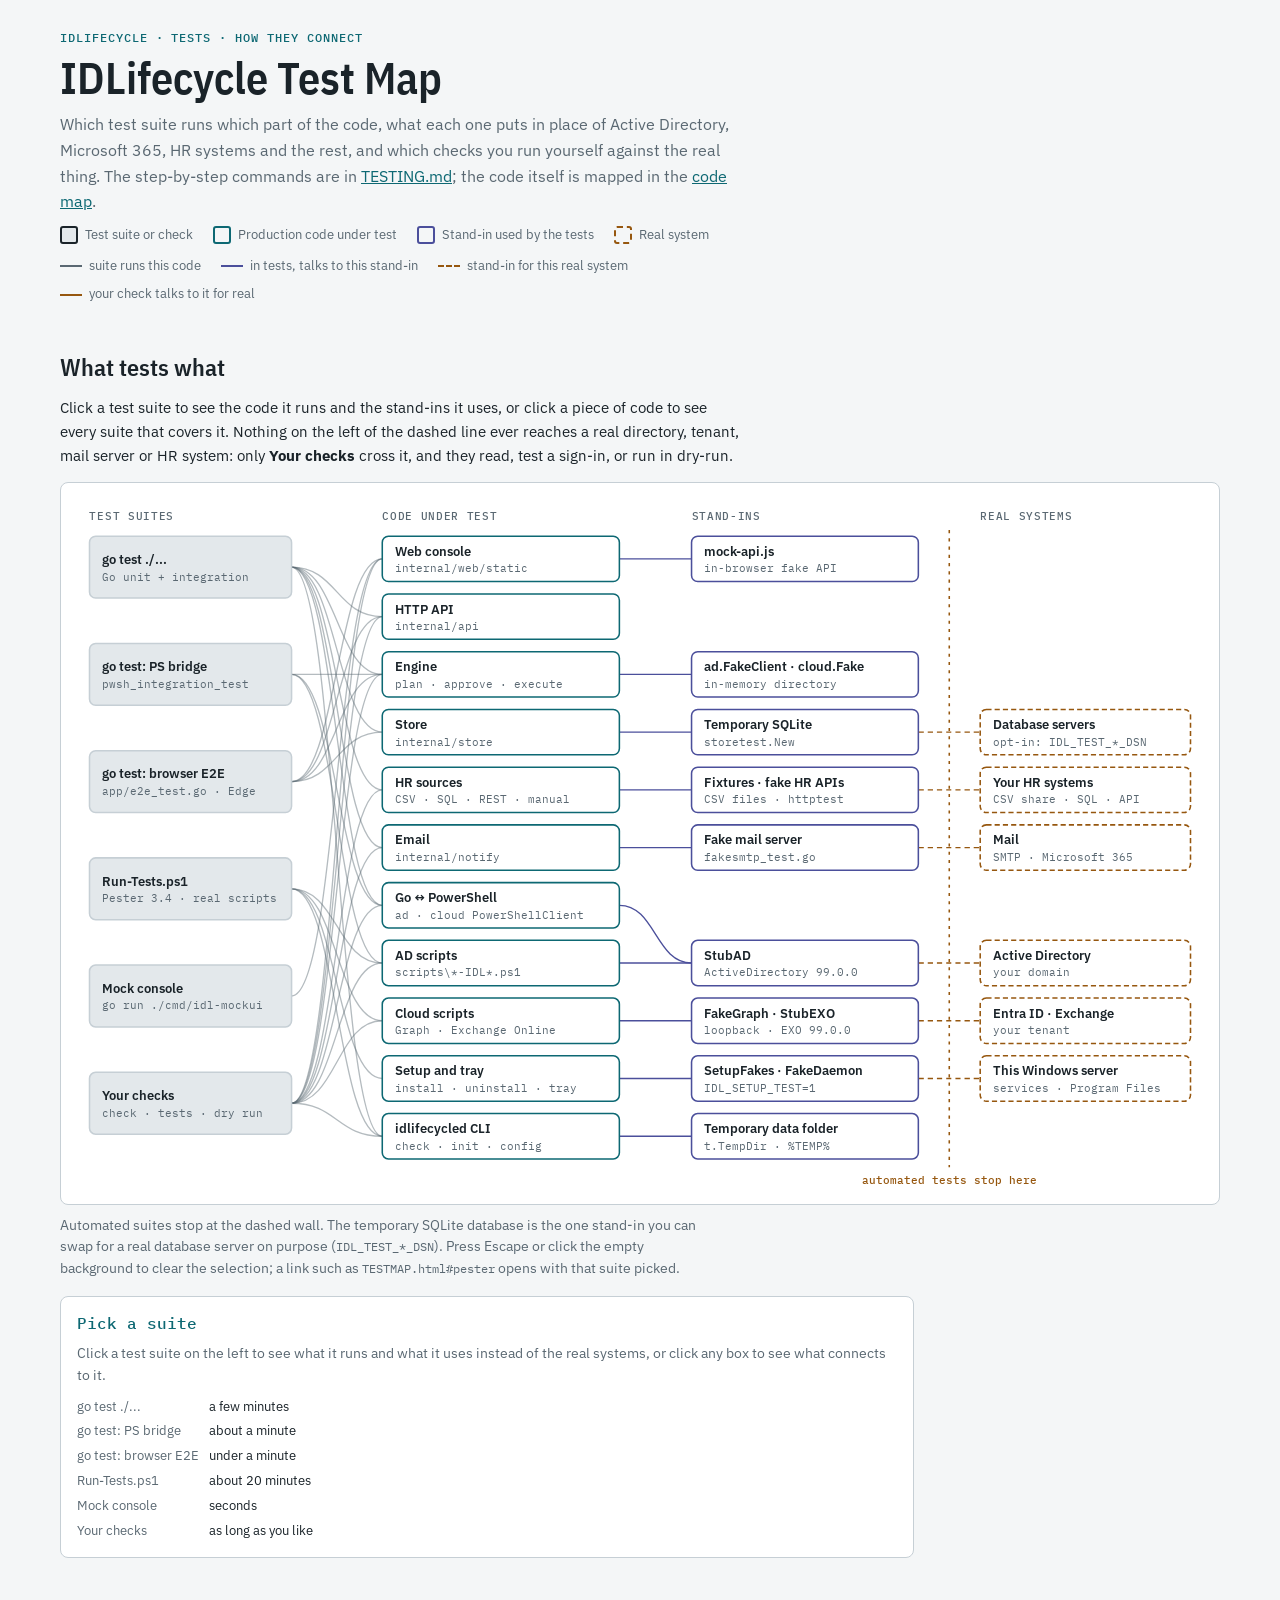
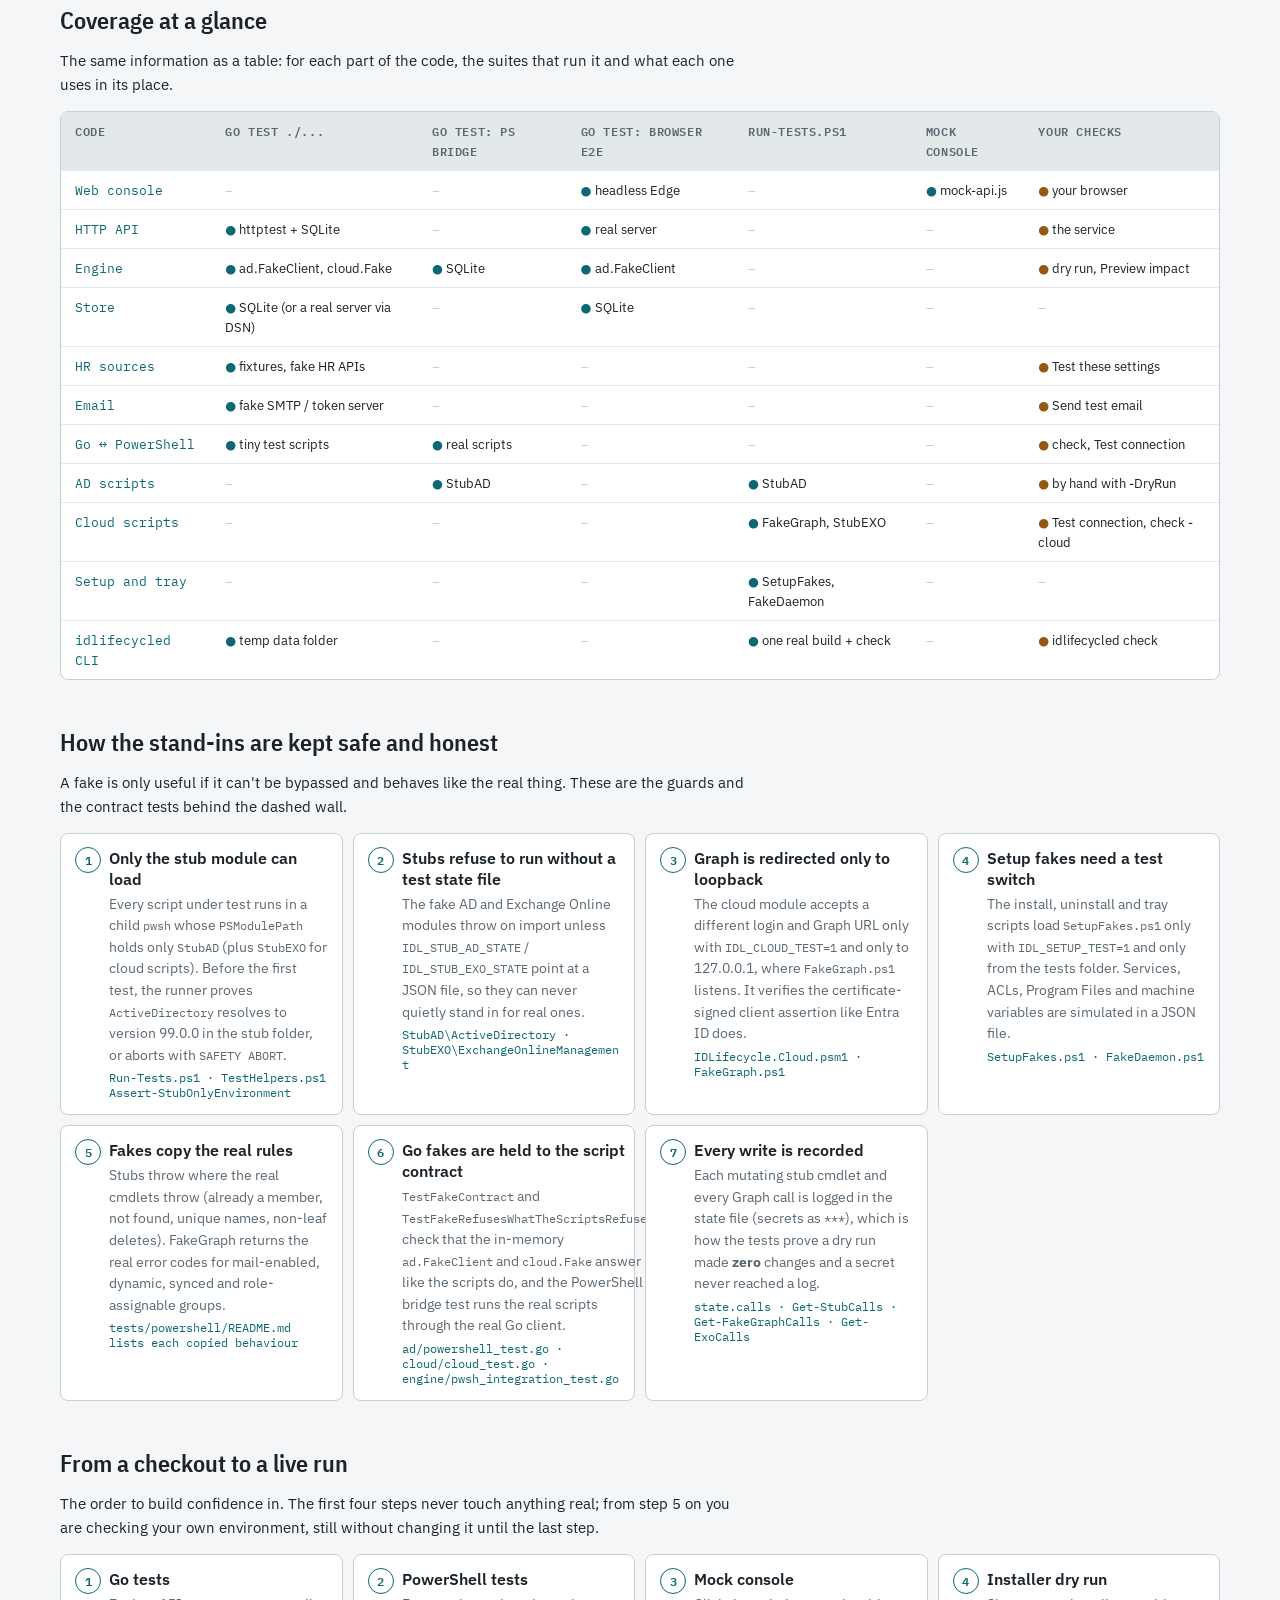
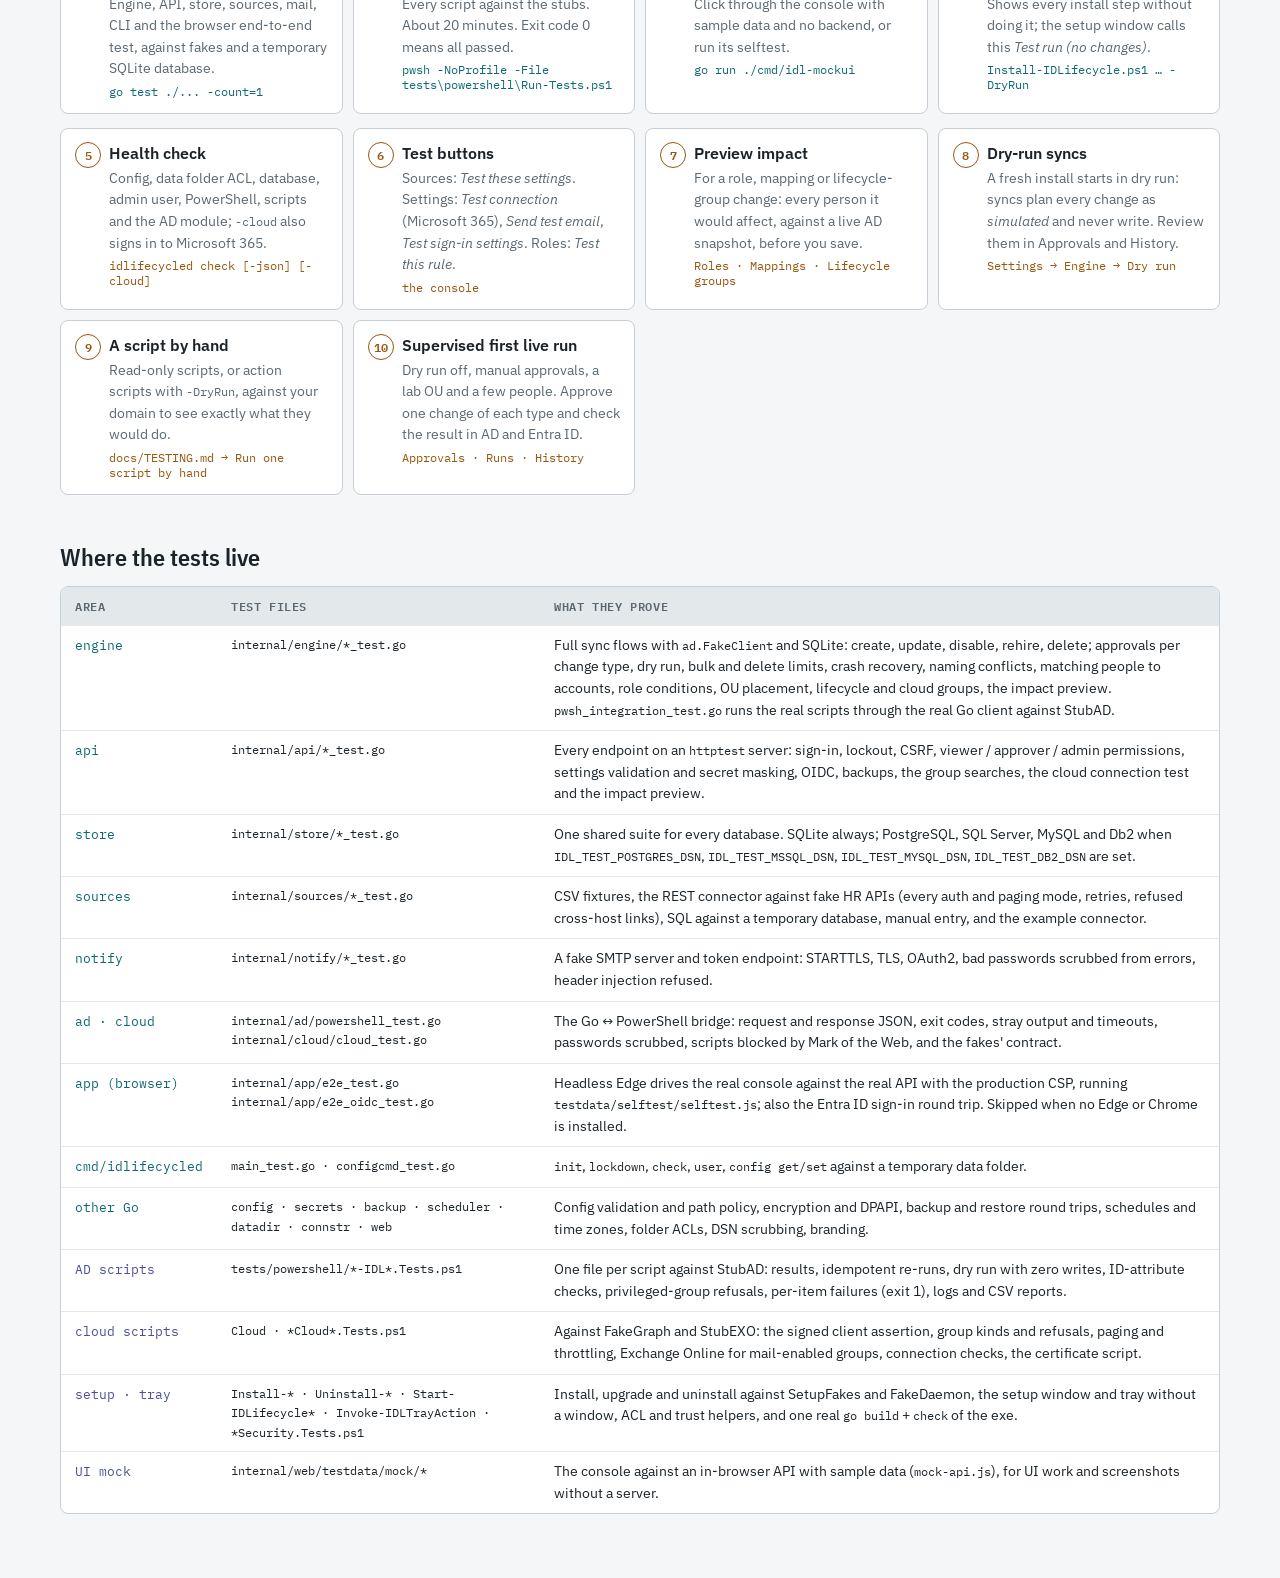
<file: docs/TESTMAP.html>
<!doctype html>
<html lang="en">
<meta charset="utf-8">
<meta name="viewport" content="width=device-width, initial-scale=1">
<title>IDLifecycle Test Map</title>
<link rel="preconnect" href="https://fonts.googleapis.com">
<link rel="stylesheet" href="https://fonts.googleapis.com/css2?family=IBM+Plex+Mono:wght@400;500&family=IBM+Plex+Sans+Condensed:wght@500;600&family=IBM+Plex+Sans:wght@400;500;600&display=swap">
<style>
/* Same visual language as CODEMAP.html: one reading column, each drawing in a frame with a caption. */
:root {
  --bg: #f4f6f7; --surface: #ffffff; --fg: #1a2329; --muted: #5a6872; --line: #c6cfd5; --faint: #e3e8eb;
  --core: #0d6873;      /* production code under test */
  --fake: #4b4f9b;      /* stand-ins used by the automated tests */
  --ext: #96570f;       /* real systems outside the exe */
  --ok: #2d7a3e; --bad: #b3362b;
  --display: "IBM Plex Sans Condensed", "Arial Narrow", system-ui, sans-serif;
  --body: "IBM Plex Sans", "Segoe UI", system-ui, sans-serif;
  --mono: "IBM Plex Mono", Consolas, "Courier New", monospace;
}
@media (prefers-color-scheme: dark) { :root:not([data-theme="light"]) {
  --bg: #11171b; --surface: #19222a; --fg: #e2e8ec; --muted: #94a2ad; --line: #34424d; --faint: #222d35;
  --core: #5ec3cc; --fake: #a4a8f2; --ext: #e2a656; --ok: #6cc47f; --bad: #f08a7f; color-scheme: dark } }
:root[data-theme="dark"] {
  --bg: #11171b; --surface: #19222a; --fg: #e2e8ec; --muted: #94a2ad; --line: #34424d; --faint: #222d35;
  --core: #5ec3cc; --fake: #a4a8f2; --ext: #e2a656; --ok: #6cc47f; --bad: #f08a7f; color-scheme: dark }

body { background: var(--bg); color: var(--fg); font: 15px/1.6 var(--body); margin: 0; }
.wrap { max-width: 1160px; margin: 0 auto; padding-block: 32px 64px;
  padding-left: max(16px, env(safe-area-inset-left, 0px)); padding-right: max(16px, env(safe-area-inset-right, 0px));
  display: grid; gap: 48px; }
header { display: grid; gap: 10px; max-width: 76ch; }
.eyebrow { font: 500 12px/1 var(--mono); letter-spacing: .08em; text-transform: uppercase; color: var(--core); }
h1 { font: 600 clamp(30px, 5vw, 44px)/1.1 var(--display); margin: 0; text-wrap: balance; }
h2 { font: 600 24px/1.2 var(--display); margin: 0; text-wrap: balance; }
h3 { font: 600 16px/1.3 var(--body); margin: 0; }
p { margin: 0; }
a { color: var(--core); }
.lede { color: var(--muted); font-size: 16px; }
section { display: grid; gap: 14px; min-width: 0; }
section > p { max-width: 76ch; }
code, .mono { font-family: var(--mono); font-size: .9em; }
.key { display: flex; flex-wrap: wrap; gap: 8px 20px; font-size: 13px; color: var(--muted); }
.key span { display: inline-flex; align-items: center; gap: 7px; }
.key i { width: 14px; height: 14px; border-radius: 3px; border: 2px solid; display: inline-block; }
.key b { display: inline-block; width: 22px; border-top: 2px solid; }

figure { margin: 0; display: grid; gap: 10px; min-width: 0; }
.frame { background: var(--surface); border: 1px solid var(--line); border-radius: 8px; overflow-x: auto; padding: 12px; }
.frame svg { display: block; width: 100%; height: auto; min-width: 820px; }
figcaption { color: var(--muted); font-size: 13.5px; max-width: 82ch; }

svg text { fill: var(--fg); font: 12.5px var(--body); pointer-events: none; }
svg .t-title { font: 600 13px var(--body); }
svg .t-sub { fill: var(--muted); font: 11px var(--mono); }
svg .t-col { fill: var(--muted); font: 500 11px var(--mono); letter-spacing: .06em; text-transform: uppercase; }
svg .wall { stroke: var(--ext); stroke-width: 1.5; stroke-dasharray: 3 5; }
svg .t-wall { fill: var(--ext); font: 500 10.5px var(--mono); }

/* the interactive map */
.map-layout { display: grid; gap: 16px; }
#map .node { cursor: pointer; }
#map .node rect { fill: var(--surface); stroke: var(--line); stroke-width: 1.5; transition: stroke .15s, fill .15s, opacity .15s; }
#map .node.run rect { fill: var(--faint); }
#map .node.code rect { stroke: var(--core); }
#map .node.fake rect { stroke: var(--fake); }
#map .node.real rect { stroke: var(--ext); stroke-dasharray: 5 3; }
#map .node:focus { outline: none; }
#map .node:focus-visible rect { stroke-width: 3; }
#map .node.sel rect { stroke: var(--fg); stroke-width: 2.5; }
#map .node.on.code rect { fill: color-mix(in srgb, var(--core) 12%, var(--surface)); }
#map .node.on.fake rect { fill: color-mix(in srgb, var(--fake) 12%, var(--surface)); }
#map .node.on.real rect { fill: color-mix(in srgb, var(--ext) 12%, var(--surface)); }
#map .node.on.run rect { fill: color-mix(in srgb, var(--fg) 10%, var(--surface)); stroke: var(--fg); }
#map .node.dim { opacity: .3; }
#map .e { fill: none; stroke-width: 1.3; transition: opacity .15s, stroke-width .15s; }
#map .e.run { stroke: var(--muted); opacity: .45; }
#map .e.fake { stroke: var(--fake); }
#map .e.real { stroke: var(--ext); stroke-dasharray: 5 4; }
#map .e.direct { stroke: var(--ext); }
#map .e.hidden { opacity: 0; }
#map.picked .e { opacity: .12; }
#map.picked .e.on { opacity: 1; stroke-width: 2.2; }
#map.picked .e.run.on { stroke: var(--fg); }
#map.picked .e.hidden:not(.on) { opacity: 0; }

.panel { background: var(--surface); border: 1px solid var(--line); border-radius: 8px; padding: 16px; display: grid; gap: 10px; min-width: 0; max-width: 820px; }
.panel h3 { font-family: var(--mono); font-weight: 500; color: var(--core); overflow-wrap: anywhere; }
.panel .cmd { font: 12.5px/1.5 var(--mono); background: var(--faint); border-radius: 6px; padding: 8px 10px; overflow-wrap: anywhere; white-space: pre-wrap; }
.panel p { font-size: 13.5px; }
.panel dl { margin: 0; display: grid; grid-template-columns: auto 1fr; gap: 4px 10px; font-size: 13px; }
.panel dt { color: var(--muted); }
.panel dd { margin: 0; overflow-wrap: anywhere; }
.panel .hint { color: var(--muted); }

/* step sequences */
ol.steps { list-style: none; margin: 0; padding: 0; display: grid; gap: 10px;
  grid-template-columns: repeat(auto-fit, minmax(250px, 1fr)); counter-reset: s; }
ol.steps li { counter-increment: s; background: var(--surface); border: 1px solid var(--line); border-radius: 8px;
  padding: 14px 14px 14px 48px; position: relative; display: grid; gap: 4px; min-width: 0; align-content: start; }
ol.steps li::before { content: counter(s); position: absolute; left: 14px; top: 13px; width: 24px; height: 24px; border-radius: 50%;
  display: grid; place-items: center; font: 600 12px var(--mono); color: var(--core); border: 1.5px solid var(--core); }
ol.steps li p { font-size: 13.5px; color: var(--muted); }
ol.steps li .where { font: 12px var(--mono); color: var(--core); overflow-wrap: anywhere; }
ol.steps.real li::before { color: var(--ext); border-color: var(--ext); }
ol.steps.real li .where { color: var(--ext); }

/* tables */
.tablewrap { overflow-x: auto; background: var(--surface); border: 1px solid var(--line); border-radius: 8px; }
table { border-collapse: collapse; width: 100%; min-width: 720px; font-size: 13.5px; }
th, td { text-align: left; padding: 9px 14px; border-bottom: 1px solid var(--faint); vertical-align: top; }
th { font: 600 12px var(--mono); letter-spacing: .05em; text-transform: uppercase; color: var(--muted); background: var(--faint); }
td:first-child { font-family: var(--mono); font-size: 12.5px; color: var(--core); }
tr:last-child td { border-bottom: 0; }
#matrix td:not(:first-child) { font-size: 12.5px; }
#matrix .yes { color: var(--fg); }
#matrix .yes::before { content: "● "; color: var(--core); }
#matrix .real::before { content: "● "; color: var(--ext); }
#matrix .no { color: var(--line); }
td.ps { color: var(--fake); }
@media (prefers-reduced-motion: reduce) { * { transition: none !important; } }
</style>

<div class="wrap">
<header>
  <div class="eyebrow">idlifecycle · tests · how they connect</div>
  <h1>IDLifecycle Test Map</h1>
  <p class="lede">Which test suite runs which part of the code, what each one puts in place of Active Directory, Microsoft 365, HR systems and the rest, and which checks you run yourself against the real thing. The step-by-step commands are in <a href="TESTING.md">TESTING.md</a>; the code itself is mapped in the <a href="CODEMAP.html">code map</a>.</p>
  <div class="key">
    <span><i style="border-color:var(--fg);background:var(--faint)"></i>Test suite or check</span>
    <span><i style="border-color:var(--core)"></i>Production code under test</span>
    <span><i style="border-color:var(--fake)"></i>Stand-in used by the tests</span>
    <span><i style="border-color:var(--ext);border-style:dashed"></i>Real system</span>
  </div>
  <div class="key">
    <span><b style="border-color:var(--muted)"></b>suite runs this code</span>
    <span><b style="border-color:var(--fake)"></b>in tests, talks to this stand-in</span>
    <span><b style="border-color:var(--ext);border-top-style:dashed"></b>stand-in for this real system</span>
    <span><b style="border-color:var(--ext)"></b>your check talks to it for real</span>
  </div>
</header>

<section>
  <h2>What tests what</h2>
  <p>Click a test suite to see the code it runs and the stand-ins it uses, or click a piece of code to see every suite that covers it. Nothing on the left of the dashed line ever reaches a real directory, tenant, mail server or HR system: only <strong>Your checks</strong> cross it, and they read, test a sign-in, or run in dry-run.</p>
  <div class="map-layout">
    <figure>
      <div class="frame">
        <svg id="map" viewBox="0 0 1100 676" role="img" aria-label="Six test suites on the left connect to the production code they run in the middle. Each piece of code connects to the stand-in the tests use in place of a real system: a mock API for the web console, an in-memory directory for the engine, a temporary SQLite database for the store, fixture files and fake HR APIs for sources, a fake mail server, the stub ActiveDirectory module, a fake Graph and stub Exchange Online module, and fakes for the installer. A dashed wall separates the stand-ins from the real systems; only Your checks cross it."></svg>
      </div>
      <figcaption>Automated suites stop at the dashed wall. The temporary SQLite database is the one stand-in you can swap for a real database server on purpose (<code>IDL_TEST_*_DSN</code>). Press Escape or click the empty background to clear the selection; a link such as <code>TESTMAP.html#pester</code> opens with that suite picked.</figcaption>
    </figure>
    <aside class="panel" id="panel" aria-live="polite"></aside>
  </div>
</section>

<section>
  <h2>Coverage at a glance</h2>
  <p>The same information as a table: for each part of the code, the suites that run it and what each one uses in its place.</p>
  <div class="tablewrap"><table id="matrix"></table></div>
</section>

<section>
  <h2>How the stand-ins are kept safe and honest</h2>
  <p>A fake is only useful if it can't be bypassed and behaves like the real thing. These are the guards and the contract tests behind the dashed wall.</p>
  <ol class="steps">
    <li><h3>Only the stub module can load</h3><p>Every script under test runs in a child <code>pwsh</code> whose <code>PSModulePath</code> holds only <code>StubAD</code> (plus <code>StubEXO</code> for cloud scripts). Before the first test, the runner proves <code>ActiveDirectory</code> resolves to version 99.0.0 in the stub folder, or aborts with <code>SAFETY ABORT</code>.</p><span class="where">Run-Tests.ps1 · TestHelpers.ps1 Assert-StubOnlyEnvironment</span></li>
    <li><h3>Stubs refuse to run without a test state file</h3><p>The fake AD and Exchange Online modules throw on import unless <code>IDL_STUB_AD_STATE</code> / <code>IDL_STUB_EXO_STATE</code> point at a JSON file, so they can never quietly stand in for real ones.</p><span class="where">StubAD\ActiveDirectory · StubEXO\ExchangeOnlineManagement</span></li>
    <li><h3>Graph is redirected only to loopback</h3><p>The cloud module accepts a different login and Graph URL only with <code>IDL_CLOUD_TEST=1</code> and only to 127.0.0.1, where <code>FakeGraph.ps1</code> listens. It verifies the certificate-signed client assertion like Entra ID does.</p><span class="where">IDLifecycle.Cloud.psm1 · FakeGraph.ps1</span></li>
    <li><h3>Setup fakes need a test switch</h3><p>The install, uninstall and tray scripts load <code>SetupFakes.ps1</code> only with <code>IDL_SETUP_TEST=1</code> and only from the tests folder. Services, ACLs, Program Files and machine variables are simulated in a JSON file.</p><span class="where">SetupFakes.ps1 · FakeDaemon.ps1</span></li>
    <li><h3>Fakes copy the real rules</h3><p>Stubs throw where the real cmdlets throw (already a member, not found, unique names, non-leaf deletes). FakeGraph returns the real error codes for mail-enabled, dynamic, synced and role-assignable groups.</p><span class="where">tests/powershell/README.md lists each copied behaviour</span></li>
    <li><h3>Go fakes are held to the script contract</h3><p><code>TestFakeContract</code> and <code>TestFakeRefusesWhatTheScriptsRefuse</code> check that the in-memory <code>ad.FakeClient</code> and <code>cloud.Fake</code> answer like the scripts do, and the PowerShell bridge test runs the real scripts through the real Go client.</p><span class="where">ad/powershell_test.go · cloud/cloud_test.go · engine/pwsh_integration_test.go</span></li>
    <li><h3>Every write is recorded</h3><p>Each mutating stub cmdlet and every Graph call is logged in the state file (secrets as <code>***</code>), which is how the tests prove a dry run made <strong>zero</strong> changes and a secret never reached a log.</p><span class="where">state.calls · Get-StubCalls · Get-FakeGraphCalls · Get-ExoCalls</span></li>
  </ol>
</section>

<section>
  <h2>From a checkout to a live run</h2>
  <p>The order to build confidence in. The first four steps never touch anything real; from step 5 on you are checking your own environment, still without changing it until the last step.</p>
  <ol class="steps">
    <li><h3>Go tests</h3><p>Engine, API, store, sources, mail, CLI and the browser end-to-end test, against fakes and a temporary SQLite database.</p><span class="where">go test ./... -count=1</span></li>
    <li><h3>PowerShell tests</h3><p>Every script against the stubs. About 20 minutes. Exit code 0 means all passed.</p><span class="where">pwsh -NoProfile -File tests\powershell\Run-Tests.ps1</span></li>
    <li><h3>Mock console</h3><p>Click through the console with sample data and no backend, or run its selftest.</p><span class="where">go run ./cmd/idl-mockui</span></li>
    <li><h3>Installer dry run</h3><p>Shows every install step without doing it; the setup window calls this <em>Test run (no changes)</em>.</p><span class="where">Install-IDLifecycle.ps1 … -DryRun</span></li>
  </ol>
  <ol class="steps real" start="5" style="counter-reset: s 4">
    <li><h3>Health check</h3><p>Config, data folder ACL, database, admin user, PowerShell, scripts and the AD module; <code>-cloud</code> also signs in to Microsoft 365.</p><span class="where">idlifecycled check [-json] [-cloud]</span></li>
    <li><h3>Test buttons</h3><p>Sources: <em>Test these settings</em>. Settings: <em>Test connection</em> (Microsoft 365), <em>Send test email</em>, <em>Test sign-in settings</em>. Roles: <em>Test this rule</em>.</p><span class="where">the console</span></li>
    <li><h3>Preview impact</h3><p>For a role, mapping or lifecycle-group change: every person it would affect, against a live AD snapshot, before you save.</p><span class="where">Roles · Mappings · Lifecycle groups</span></li>
    <li><h3>Dry-run syncs</h3><p>A fresh install starts in dry run: syncs plan every change as <em>simulated</em> and never write. Review them in Approvals and History.</p><span class="where">Settings → Engine → Dry run</span></li>
    <li><h3>A script by hand</h3><p>Read-only scripts, or action scripts with <code>-DryRun</code>, against your domain to see exactly what they would do.</p><span class="where">docs/TESTING.md → Run one script by hand</span></li>
    <li><h3>Supervised first live run</h3><p>Dry run off, manual approvals, a lab OU and a few people. Approve one change of each type and check the result in AD and Entra ID.</p><span class="where">Approvals · Runs · History</span></li>
  </ol>
</section>

<section>
  <h2>Where the tests live</h2>
  <div class="tablewrap">
  <table>
    <thead><tr><th>Area</th><th>Test files</th><th>What they prove</th></tr></thead>
    <tbody>
      <tr><td>engine</td><td class="mono">internal/engine/*_test.go</td><td>Full sync flows with <code>ad.FakeClient</code> and SQLite: create, update, disable, rehire, delete; approvals per change type, dry run, bulk and delete limits, crash recovery, naming conflicts, matching people to accounts, role conditions, OU placement, lifecycle and cloud groups, the impact preview. <code>pwsh_integration_test.go</code> runs the real scripts through the real Go client against StubAD.</td></tr>
      <tr><td>api</td><td class="mono">internal/api/*_test.go</td><td>Every endpoint on an <code>httptest</code> server: sign-in, lockout, CSRF, viewer / approver / admin permissions, settings validation and secret masking, OIDC, backups, the group searches, the cloud connection test and the impact preview.</td></tr>
      <tr><td>store</td><td class="mono">internal/store/*_test.go</td><td>One shared suite for every database. SQLite always; PostgreSQL, SQL Server, MySQL and Db2 when <code>IDL_TEST_POSTGRES_DSN</code>, <code>IDL_TEST_MSSQL_DSN</code>, <code>IDL_TEST_MYSQL_DSN</code>, <code>IDL_TEST_DB2_DSN</code> are set.</td></tr>
      <tr><td>sources</td><td class="mono">internal/sources/*_test.go</td><td>CSV fixtures, the REST connector against fake HR APIs (every auth and paging mode, retries, refused cross-host links), SQL against a temporary database, manual entry, and the example connector.</td></tr>
      <tr><td>notify</td><td class="mono">internal/notify/*_test.go</td><td>A fake SMTP server and token endpoint: STARTTLS, TLS, OAuth2, bad passwords scrubbed from errors, header injection refused.</td></tr>
      <tr><td>ad · cloud</td><td class="mono">internal/ad/powershell_test.go<br>internal/cloud/cloud_test.go</td><td>The Go ↔ PowerShell bridge: request and response JSON, exit codes, stray output and timeouts, passwords scrubbed, scripts blocked by Mark of the Web, and the fakes' contract.</td></tr>
      <tr><td>app (browser)</td><td class="mono">internal/app/e2e_test.go<br>internal/app/e2e_oidc_test.go</td><td>Headless Edge drives the real console against the real API with the production CSP, running <code>testdata/selftest/selftest.js</code>; also the Entra ID sign-in round trip. Skipped when no Edge or Chrome is installed.</td></tr>
      <tr><td>cmd/idlifecycled</td><td class="mono">main_test.go · configcmd_test.go</td><td><code>init</code>, <code>lockdown</code>, <code>check</code>, <code>user</code>, <code>config get/set</code> against a temporary data folder.</td></tr>
      <tr><td>other Go</td><td class="mono">config · secrets · backup · scheduler · datadir · connstr · web</td><td>Config validation and path policy, encryption and DPAPI, backup and restore round trips, schedules and time zones, folder ACLs, DSN scrubbing, branding.</td></tr>
      <tr><td class="ps">AD scripts</td><td class="mono">tests/powershell/*-IDL*.Tests.ps1</td><td>One file per script against StubAD: results, idempotent re-runs, dry run with zero writes, ID-attribute checks, privileged-group refusals, per-item failures (exit 1), logs and CSV reports.</td></tr>
      <tr><td class="ps">cloud scripts</td><td class="mono">Cloud · *Cloud*.Tests.ps1</td><td>Against FakeGraph and StubEXO: the signed client assertion, group kinds and refusals, paging and throttling, Exchange Online for mail-enabled groups, connection checks, the certificate script.</td></tr>
      <tr><td class="ps">setup · tray</td><td class="mono">Install-* · Uninstall-* · Start-IDLifecycle* · Invoke-IDLTrayAction · *Security.Tests.ps1</td><td>Install, upgrade and uninstall against SetupFakes and FakeDaemon, the setup window and tray without a window, ACL and trust helpers, and one real <code>go build</code> + <code>check</code> of the exe.</td></tr>
      <tr><td class="ps">UI mock</td><td class="mono">internal/web/testdata/mock/*</td><td>The console against an in-browser API with sample data (<code>mock-api.js</code>), for UI work and screenshots without a server.</td></tr>
    </tbody>
  </table>
  </div>
</section>
</div>

<script>
// Columns: x and width. Rows: 56 px apart, boxes 44 high; the six suites are spread over the same height.
const COL = { run: [16, 196], code: [300, 230], fake: [600, 220], real: [880, 204] };
const RY = r => 40 + r * 56, RH = 44, SY = i => 40 + i * 104, SH = 60;

const N = {
  // test suites
  go:     { col: 'run', i: 0, label: 'go test ./...', sub: 'Go unit + integration',
            cmd: 'go test ./... -count=1', time: 'a few minutes',
            needs: 'Go 1.27 (go.mod). Nothing else: SQLite is built in.',
            text: 'Every Go package against in-memory and loopback stand-ins. This is the suite that proves the planning logic: who gets created, changed, disabled or deleted, what waits for approval, and that dry run never writes.' },
  bridge: { col: 'run', i: 1, label: 'go test: PS bridge', sub: 'pwsh_integration_test',
            cmd: 'go test ./internal/engine -run TestRealScripts -v\ngo test ./internal/ad -v', time: 'about a minute',
            needs: 'PowerShell 7 (pwsh) on PATH; skipped without it.',
            text: 'Runs the real AD scripts through the real Go PowerShellClient, against StubAD. Proves the JSON contract between the exe and the scripts end to end, which the engine tests (using the in-memory fake) cannot.' },
  e2e:    { col: 'run', i: 2, label: 'go test: browser E2E', sub: 'app/e2e_test.go · Edge',
            cmd: 'go test ./internal/app -v', time: 'under a minute',
            needs: 'Microsoft Edge or Chrome installed; skipped otherwise.',
            text: 'Starts the real server with the production Content Security Policy and drives the real console in headless Edge: sign-in, approvals, settings, the group pickers, CSV export, and Entra ID sign-in against a fake identity provider.' },
  pester: { col: 'run', i: 3, label: 'Run-Tests.ps1', sub: 'Pester 3.4 · real scripts',
            cmd: 'pwsh -NoProfile -File tests\\powershell\\Run-Tests.ps1', time: 'about 20 minutes',
            needs: 'PowerShell 7 and Pester 3.4.0. Run one suite at a time.',
            text: 'Every script in scripts\\ in a child pwsh against StubAD, StubEXO, FakeGraph and the setup fakes. Checks syntax first and aborts unless the stub is the only ActiveDirectory module the child can load.' },
  mock:   { col: 'run', i: 4, label: 'Mock console', sub: 'go run ./cmd/idl-mockui',
            cmd: 'go run ./cmd/idl-mockui\n→ open the printed mock.html or mock-selftest.html URL', time: 'seconds',
            needs: 'Go and a browser. No database, AD or service.',
            text: 'The console against mock-api.js, an in-browser API with sample people, changes and settings. Use it to click through screens, try a UI change, or run the selftest against the mock.' },
  you:    { col: 'run', i: 5, label: 'Your checks', sub: 'check · tests · dry run',
            cmd: 'idlifecycled check -cloud\nTest buttons, Preview impact, dry-run syncs,\nscripts by hand with -DryRun', time: 'as long as you like',
            needs: 'An installed service (or a checkout), your domain, and your app registration.',
            text: 'The only checks that reach real systems. Each one reads, tests a sign-in, or plans without writing: the health check, the Test buttons in the console, Preview impact, dry-run syncs, and scripts run by hand with -DryRun.' },

  // production code
  ui:      { col: 'code', r: 0,  label: 'Web console', sub: 'internal/web/static', text: 'The browser app: one view per page, the group pickers, the impact preview.' },
  api:     { col: 'code', r: 1,  label: 'HTTP API', sub: 'internal/api', text: 'JSON endpoints, sign-in, sessions, CSRF and role checks.' },
  engine:  { col: 'code', r: 2,  label: 'Engine', sub: 'plan · approve · execute', text: 'Fetches sources, plans changes, applies approval policy and limits, executes approved changes, writes the audit chain.' },
  store:   { col: 'code', r: 3,  label: 'Store', sub: 'internal/store', text: 'All database access, for SQLite, PostgreSQL, SQL Server, MySQL and Db2.' },
  sources: { col: 'code', r: 4,  label: 'HR sources', sub: 'CSV · SQL · REST · manual', text: 'Reads people from HR systems.' },
  notify:  { col: 'code', r: 5,  label: 'Email', sub: 'internal/notify', text: 'SMTP, Microsoft 365 SMTP with OAuth2, and Graph sendMail.' },
  clients: { col: 'code', r: 6,  label: 'Go ↔ PowerShell', sub: 'ad · cloud PowerShellClient', text: 'Runs a script with JSON on stdin and reads one JSON document from stdout.' },
  ads:     { col: 'code', r: 7,  label: 'AD scripts', sub: 'scripts\\*-IDL*.ps1', text: 'Read and change Active Directory.' },
  clouds:  { col: 'code', r: 8,  label: 'Cloud scripts', sub: 'Graph · Exchange Online', text: 'Read and change Entra ID, Microsoft 365 and Exchange Online group memberships.' },
  setup:   { col: 'code', r: 9,  label: 'Setup and tray', sub: 'install · uninstall · tray', text: 'Install, upgrade, uninstall, the setup window and the tray icon.' },
  cli:     { col: 'code', r: 10, label: 'idlifecycled CLI', sub: 'check · init · config', text: 'The executable\'s commands: check, init, lockdown, user, backup, restore, config.' },

  // stand-ins
  f_mock:  { col: 'fake', r: 0,  label: 'mock-api.js', sub: 'in-browser fake API', text: 'Sample people, changes and settings in memory; same endpoints as the real API.' },
  f_dir:   { col: 'fake', r: 2,  label: 'ad.FakeClient · cloud.Fake', sub: 'in-memory directory', text: 'An in-memory AD and Entra ID with the same rules as the scripts, held to them by contract tests.' },
  f_sql:   { col: 'fake', r: 3,  label: 'Temporary SQLite', sub: 'storetest.New', text: 'A fresh database per test, deleted afterwards.' },
  f_hr:    { col: 'fake', r: 4,  label: 'Fixtures · fake HR APIs', sub: 'CSV files · httptest', text: 'CSV fixtures, temporary SQL databases and httptest servers that act like HR APIs.' },
  f_smtp:  { col: 'fake', r: 5,  label: 'Fake mail server', sub: 'fakesmtp_test.go', text: 'A loopback SMTP server and token endpoint.' },
  f_stub:  { col: 'fake', r: 7,  label: 'StubAD', sub: 'ActiveDirectory 99.0.0', text: 'A fake ActiveDirectory module whose directory is a JSON file per test.' },
  f_graph: { col: 'fake', r: 8,  label: 'FakeGraph · StubEXO', sub: 'loopback · EXO 99.0.0', text: 'A fake Entra ID token endpoint and Graph API on 127.0.0.1, and a fake ExchangeOnlineManagement module.' },
  f_setup: { col: 'fake', r: 9,  label: 'SetupFakes · FakeDaemon', sub: 'IDL_SETUP_TEST=1', text: 'Simulated services, ACLs, folders and a stand-in idlifecycled.exe.' },
  f_tmp:   { col: 'fake', r: 10, label: 'Temporary data folder', sub: 't.TempDir · %TEMP%', text: 'A throwaway config.json, database and key.' },

  // real systems
  r_db:    { col: 'real', r: 3, label: 'Database servers', sub: 'opt-in: IDL_TEST_*_DSN', text: 'PostgreSQL, SQL Server, MySQL or Db2. The store suite runs against one only when you set its DSN variable.' },
  r_hr:    { col: 'real', r: 4, label: 'Your HR systems', sub: 'CSV share · SQL · API', text: 'Reached by Test these settings and by syncs.' },
  r_mail:  { col: 'real', r: 5, label: 'Mail', sub: 'SMTP · Microsoft 365', text: 'Reached by Send test email and notifications.' },
  r_ad:    { col: 'real', r: 7, label: 'Active Directory', sub: 'your domain', text: 'Reached by check (module only), snapshots, Preview impact, and scripts run by hand.' },
  r_m365:  { col: 'real', r: 8, label: 'Entra ID · Exchange', sub: 'your tenant', text: 'Reached by Test connection and check -cloud.' },
  r_win:   { col: 'real', r: 9, label: 'This Windows server', sub: 'services · Program Files', text: 'Changed only by a real install or uninstall.' },
};

// Which nodes each suite touches.
const T = {
  go:     ['api', 'engine', 'store', 'sources', 'notify', 'clients', 'cli', 'f_dir', 'f_sql', 'f_hr', 'f_smtp', 'f_tmp', 'r_db'],
  bridge: ['engine', 'clients', 'ads', 'f_stub', 'f_sql'],
  e2e:    ['ui', 'api', 'engine', 'store', 'f_dir', 'f_sql'],
  pester: ['ads', 'clouds', 'setup', 'cli', 'f_stub', 'f_graph', 'f_setup', 'f_tmp'],
  mock:   ['ui', 'f_mock'],
  you:    ['ui', 'api', 'engine', 'sources', 'notify', 'clients', 'ads', 'clouds', 'cli', 'r_hr', 'r_mail', 'r_ad', 'r_m365'],
};
// Code → stand-in, stand-in → real system, and the direct real connections of Your checks.
const LINKS = [
  ['ui', 'f_mock', 'fake'], ['engine', 'f_dir', 'fake'], ['store', 'f_sql', 'fake'], ['sources', 'f_hr', 'fake'],
  ['notify', 'f_smtp', 'fake'], ['clients', 'f_stub', 'fake'], ['ads', 'f_stub', 'fake'], ['clouds', 'f_graph', 'fake'],
  ['setup', 'f_setup', 'fake'], ['cli', 'f_tmp', 'fake'],
  ['f_sql', 'r_db', 'real'], ['f_hr', 'r_hr', 'real'], ['f_smtp', 'r_mail', 'real'], ['f_stub', 'r_ad', 'real'],
  ['f_graph', 'r_m365', 'real'], ['f_setup', 'r_win', 'real'],
  ['sources', 'r_hr', 'direct'], ['notify', 'r_mail', 'direct'], ['ads', 'r_ad', 'direct'], ['clouds', 'r_m365', 'direct'],
];
// What each suite uses in place of a real system, per piece of code (for the table and the panel).
const VIA = {
  go:     { api: 'httptest + SQLite', engine: 'ad.FakeClient, cloud.Fake', store: 'SQLite (or a real server via DSN)', sources: 'fixtures, fake HR APIs', notify: 'fake SMTP / token server', clients: 'tiny test scripts', cli: 'temp data folder' },
  bridge: { engine: 'SQLite', clients: 'real scripts', ads: 'StubAD' },
  e2e:    { ui: 'headless Edge', api: 'real server', engine: 'ad.FakeClient', store: 'SQLite' },
  pester: { ads: 'StubAD', clouds: 'FakeGraph, StubEXO', setup: 'SetupFakes, FakeDaemon', cli: 'one real build + check' },
  mock:   { ui: 'mock-api.js' },
  you:    { ui: 'your browser', api: 'the service', engine: 'dry run, Preview impact', sources: 'Test these settings', notify: 'Send test email', clients: 'check, Test connection', ads: 'by hand with -DryRun', clouds: 'Test connection, check -cloud', cli: 'idlifecycled check' },
};

const NS = 'http://www.w3.org/2000/svg';
const svg = document.getElementById('map');
const mk = (n, a, parent) => { const e = document.createElementNS(NS, n); for (const k in a) e.setAttribute(k, a[k]); (parent || svg).appendChild(e); return e; };
const box = id => { const n = N[id], [x, w] = COL[n.col]; return n.col === 'run' ? { x, y: SY(n.i), w, h: SH } : { x, y: RY(n.r), w, h: RH }; };
const curve = (x1, y1, x2, y2) => { const d = Math.max(28, (x2 - x1) / 2); return `M${x1} ${y1}C${x1 + d} ${y1} ${x2 - d} ${y2} ${x2} ${y2}`; };

// column headings and the wall
[['Test suites', 'run'], ['Code under test', 'code'], ['Stand-ins', 'fake'], ['Real systems', 'real']].forEach(([t, c]) =>
  mk('text', { class: 't-col', x: COL[c][0], y: 24 }).textContent = t);
mk('line', { class: 'wall', x1: 850, y1: 34, x2: 850, y2: 652 });
mk('text', { class: 't-wall', x: 850, y: 668, 'text-anchor': 'middle' }).textContent = 'automated tests stop here';

// edges first, so boxes sit on top
const edges = [];
const eg = mk('g', {});
for (const s of Object.keys(T)) {
  for (const id of T[s].filter(t => N[t].col === 'code')) {
    const a = box(s), b = box(id);
    edges.push({ from: s, to: id, kind: 'run', el: mk('path', { class: 'e run', d: curve(a.x + a.w, a.y + a.h / 2, b.x, b.y + b.h / 2) }, eg) });
  }
}
for (const [f, t, kind] of LINKS) {
  const a = box(f), b = box(t);
  let d;
  if (kind === 'direct') {
    // runs in the gap below the row, under the stand-in boxes, then up into the real system
    const y = a.y + a.h / 2, g = a.y + a.h + 6;
    d = `M${a.x + a.w} ${y}C${a.x + a.w + 26} ${y} ${a.x + a.w + 26} ${g} ${a.x + a.w + 50} ${g}L${b.x - 30} ${g}C${b.x - 14} ${g} ${b.x - 16} ${y} ${b.x} ${y}`;
  } else {
    d = curve(a.x + a.w, a.y + a.h / 2, b.x, b.y + b.h / 2);
  }
  const hidden = kind === 'direct' ? ' hidden' : '';
  edges.push({ from: f, to: t, kind, el: mk('path', { class: `e ${kind}${hidden}`, d }, eg) });
}

// nodes
const nodes = {};
for (const id of Object.keys(N)) {
  const n = N[id], b = box(id);
  const g = mk('g', { class: `node ${n.col}`, tabindex: 0, role: 'button', 'aria-label': `${n.label}: ${n.sub}` });
  mk('rect', { x: b.x, y: b.y, width: b.w, height: b.h, rx: 6 }, g);
  const mid = b.y + b.h / 2;
  mk('text', { class: 't-title', x: b.x + 12, y: mid - 3 }, g).textContent = n.label;
  mk('text', { class: 't-sub', x: b.x + 12, y: mid + 13 }, g).textContent = n.sub;
  g.addEventListener('click', ev => { ev.stopPropagation(); pick(id); });
  g.addEventListener('keydown', ev => { if (ev.key === 'Enter' || ev.key === ' ') { ev.preventDefault(); pick(id); } });
  nodes[id] = g;
}
svg.addEventListener('click', () => pick(null));
document.addEventListener('keydown', ev => { if (ev.key === 'Escape') pick(null); });

const suitesFor = id => Object.keys(T).filter(s => T[s].includes(id));
const label = id => N[id].label;
const panel = document.getElementById('panel');
const esc = s => String(s).replace(/[&<>"]/g, c => ({ '&': '&amp;', '<': '&lt;', '>': '&gt;', '"': '&quot;' }[c]));

function pick(id) {
  let on = new Set(), live = new Set();
  if (id && N[id].col === 'run') {
    on = new Set([id, ...T[id]]);
    for (const e of edges) {
      if (e.kind === 'run') { if (e.from === id) live.add(e); continue; }
      if (!on.has(e.from) || !on.has(e.to)) continue;
      if (e.kind === 'direct' && id !== 'you') continue;
      if (e.kind === 'real' && !(id === 'go' && e.from === 'f_sql')) continue;   // only the opt-in database crosses
      live.add(e);
    }
  } else if (id) {
    const suites = suitesFor(id);
    on = new Set([id, ...suites]);
    for (const e of edges) {
      if (e.kind === 'run' && e.to === id) live.add(e);
      if (e.kind !== 'run' && (e.from === id || e.to === id)) { live.add(e); on.add(e.from); on.add(e.to); }
    }
    if (N[id].col !== 'code') for (const e of edges) if (e.kind === 'run' && on.has(e.to) && on.has(e.from)) live.add(e);
    for (const s of Object.keys(T)) if (T[s].includes(id)) on.add(s);
  }
  svg.classList.toggle('picked', Boolean(id));
  for (const k of Object.keys(nodes)) {
    nodes[k].classList.toggle('sel', k === id);
    nodes[k].classList.toggle('on', Boolean(id) && on.has(k));
    nodes[k].classList.toggle('dim', Boolean(id) && !on.has(k));
    nodes[k].setAttribute('aria-pressed', String(k === id));
  }
  for (const e of edges) e.el.classList.toggle('on', live.has(e));
  render(id);
}

function render(id) {
  if (!id) {
    panel.innerHTML = '<h3>Pick a suite</h3><p class="hint">Click a test suite on the left to see what it runs and what it uses instead of the real systems, or click any box to see what connects to it.</p>' +
      '<dl>' + Object.keys(T).map(s => `<dt>${esc(label(s))}</dt><dd>${esc(N[s].time)}</dd>`).join('') + '</dl>';
    return;
  }
  const n = N[id];
  if (n.col === 'run') {
    const code = T[id].filter(t => N[t].col === 'code');
    panel.innerHTML = `<h3>${esc(n.label)}</h3><div class="cmd">${esc(n.cmd)}</div><p>${esc(n.text)}</p>
      <dl><dt>Time</dt><dd>${esc(n.time)}</dd><dt>Needs</dt><dd>${esc(n.needs)}</dd>
      <dt>Runs</dt><dd>${code.map(c => `${esc(label(c))} <span class="hint">(${esc(VIA[id][c] || '')})</span>`).join('<br>')}</dd></dl>`;
    return;
  }
  const suites = suitesFor(id);
  let rows = '';
  if (n.col === 'code') {
    rows = suites.map(s => `<dt>${esc(label(s))}</dt><dd>${esc(VIA[s][id] || '')}</dd>`).join('');
  } else {
    const linked = LINKS.filter(([f, t]) => f === id || t === id).map(([f, t]) => (f === id ? t : f));
    rows = `<dt>Connects to</dt><dd>${linked.map(l => esc(label(l))).join(', ') || '-'}</dd>` +
      (suites.length ? `<dt>Used by</dt><dd>${suites.map(s => esc(label(s))).join(', ')}</dd>` : '');
  }
  panel.innerHTML = `<h3>${esc(n.label)}</h3><p>${esc(n.text)}</p><dl>${rows || '<dt>Covered by</dt><dd>-</dd>'}</dl>`;
}

// coverage table
const suites = Object.keys(T);
const codeIds = Object.keys(N).filter(k => N[k].col === 'code');
const table = document.getElementById('matrix');
table.innerHTML = `<thead><tr><th>Code</th>${suites.map(s => `<th>${esc(label(s))}</th>`).join('')}</tr></thead><tbody>` +
  codeIds.map(c => `<tr><td>${esc(label(c))}</td>${suites.map(s => {
    if (!T[s].includes(c)) return '<td class="no">–</td>';
    return `<td class="${s === 'you' ? 'real' : 'yes'}">${esc(VIA[s][c] || '')}</td>`;
  }).join('')}</tr>`).join('') + '</tbody>';

pick(N[location.hash.slice(1)] ? location.hash.slice(1) : null);
window.addEventListener('hashchange', () => pick(N[location.hash.slice(1)] ? location.hash.slice(1) : null));
</script>
</file>
